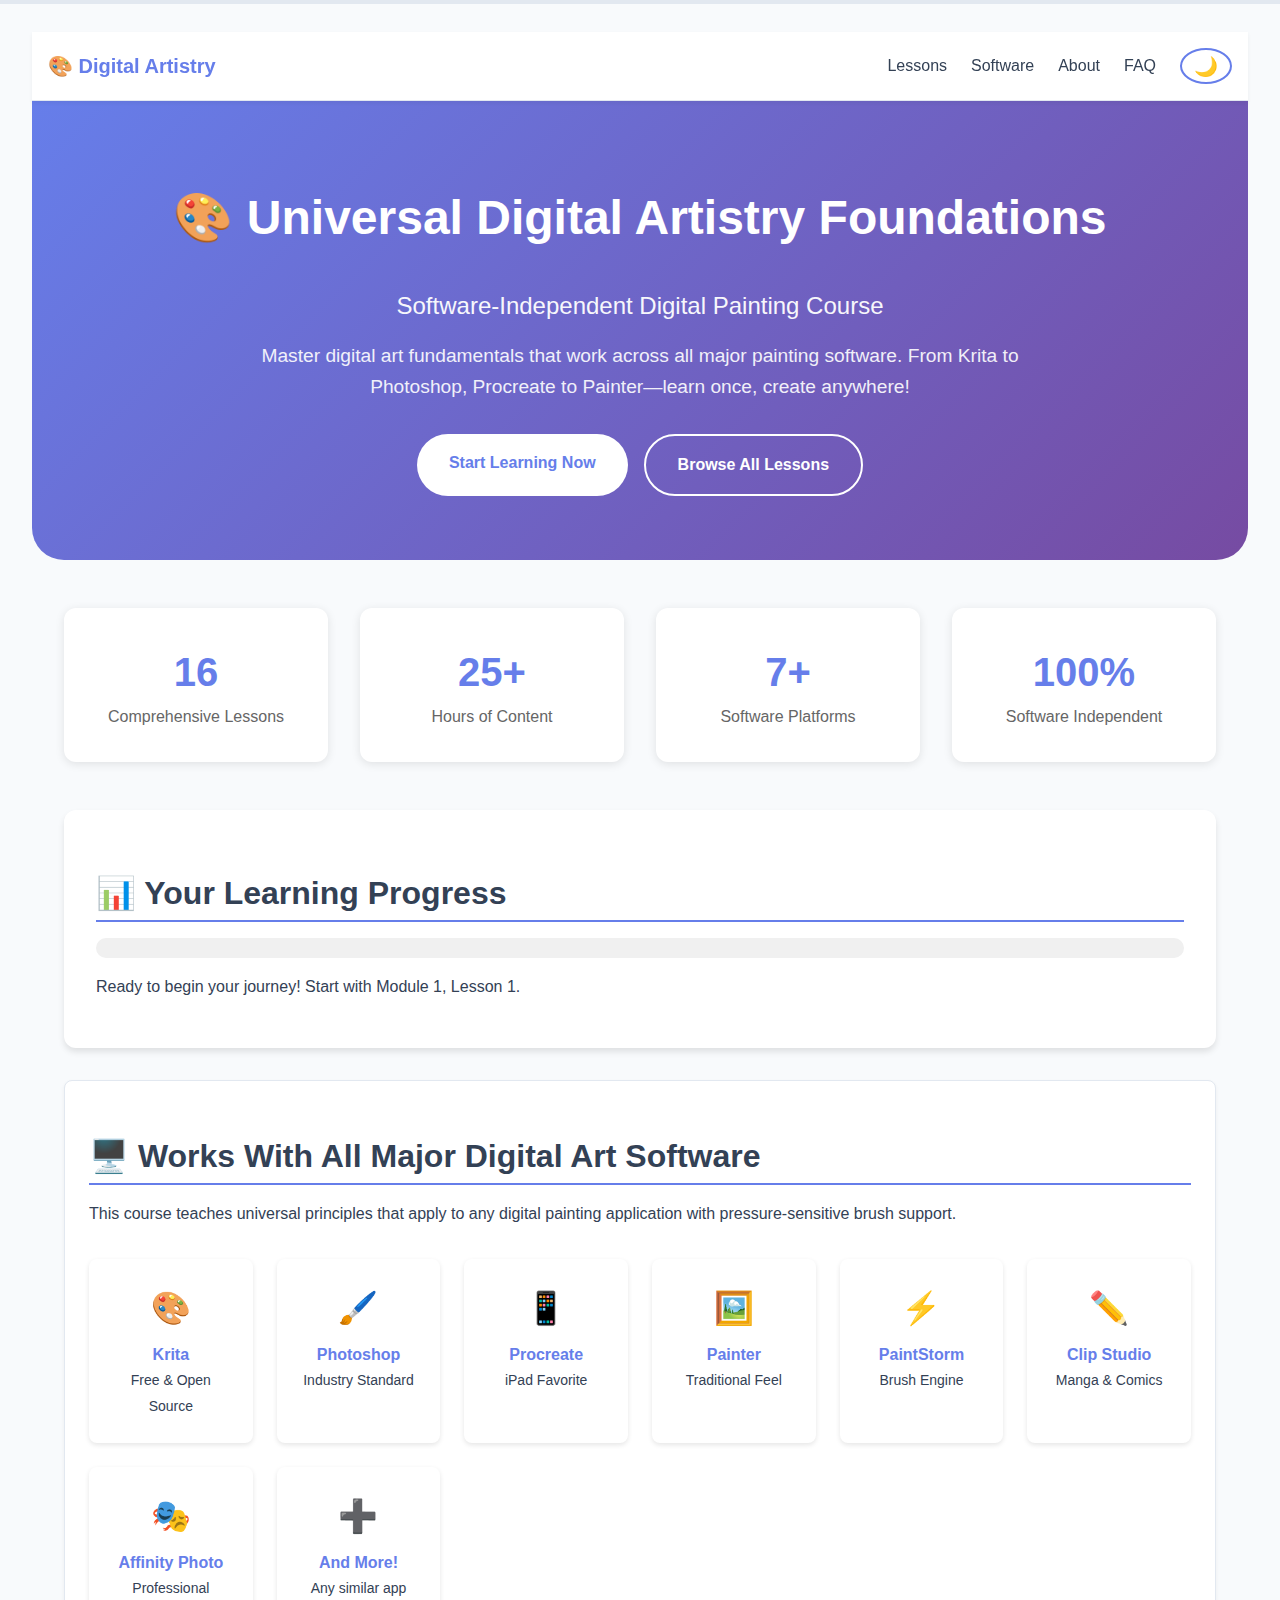
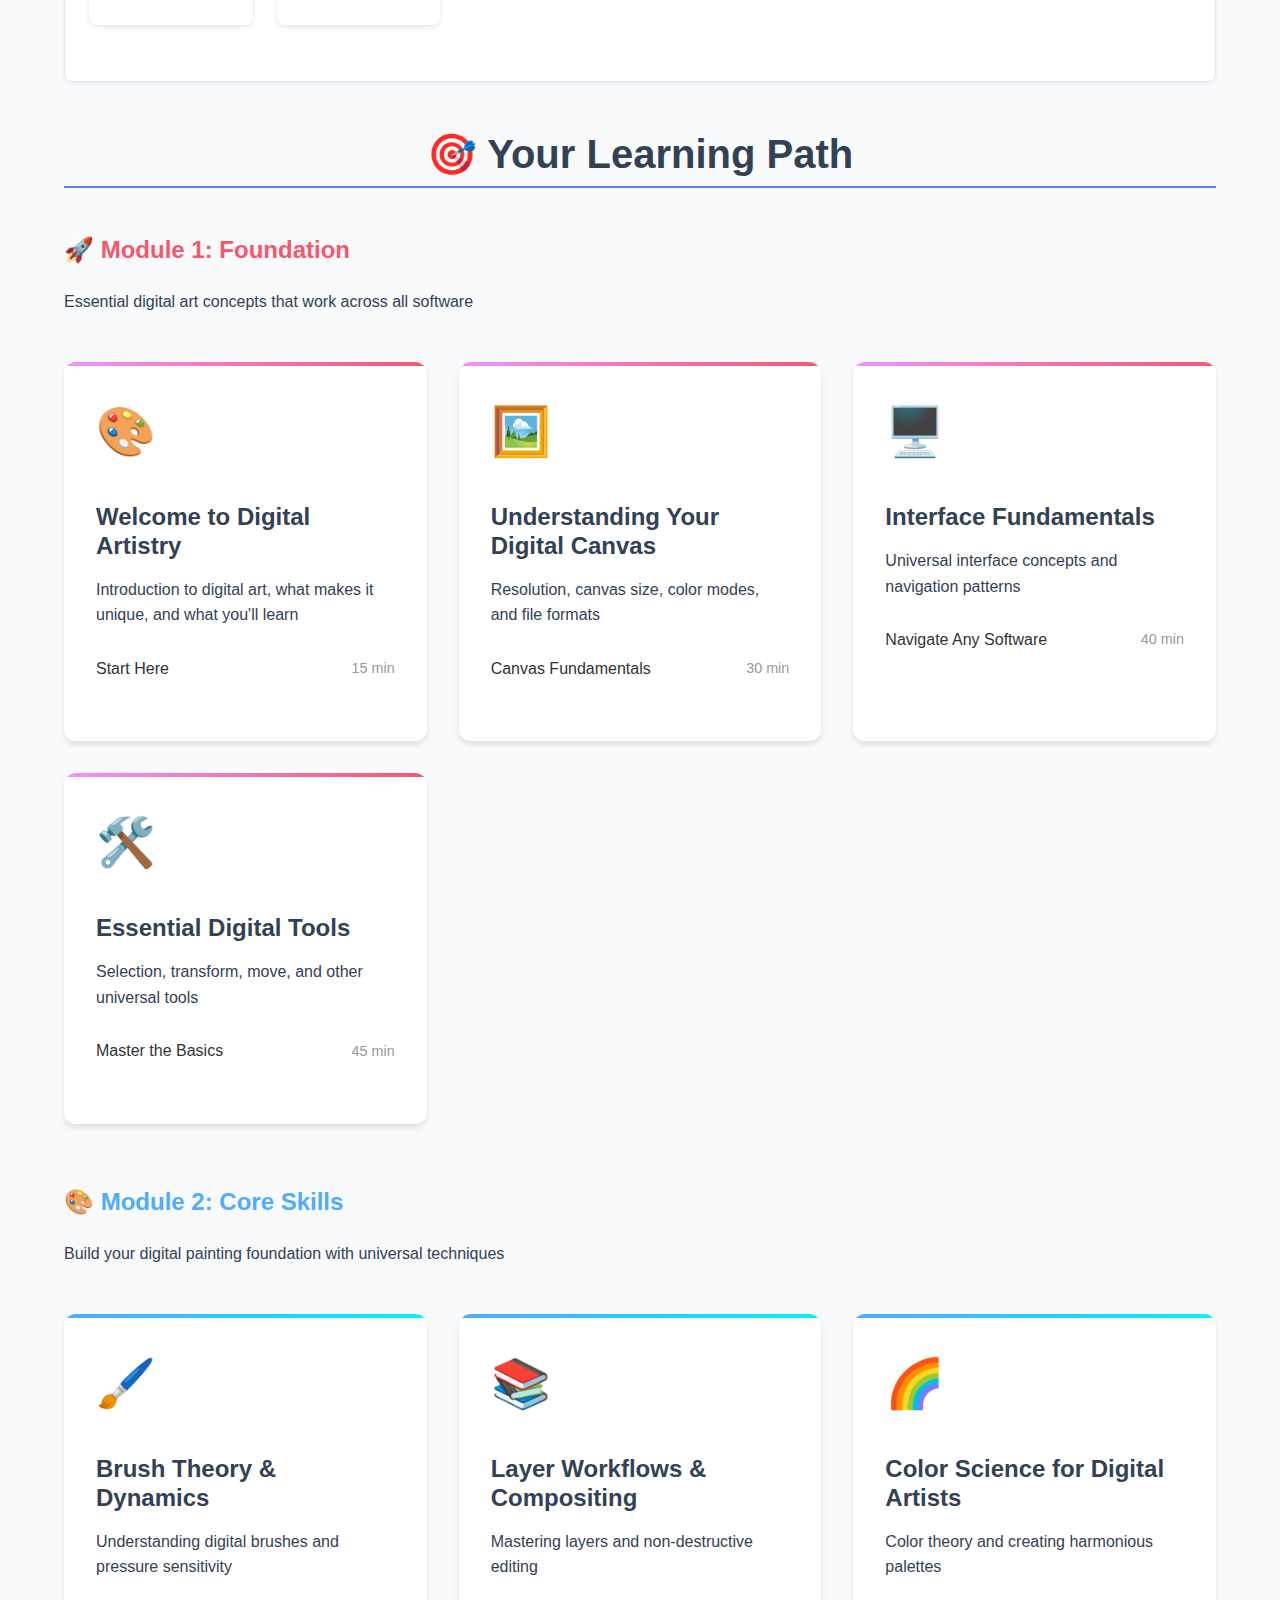
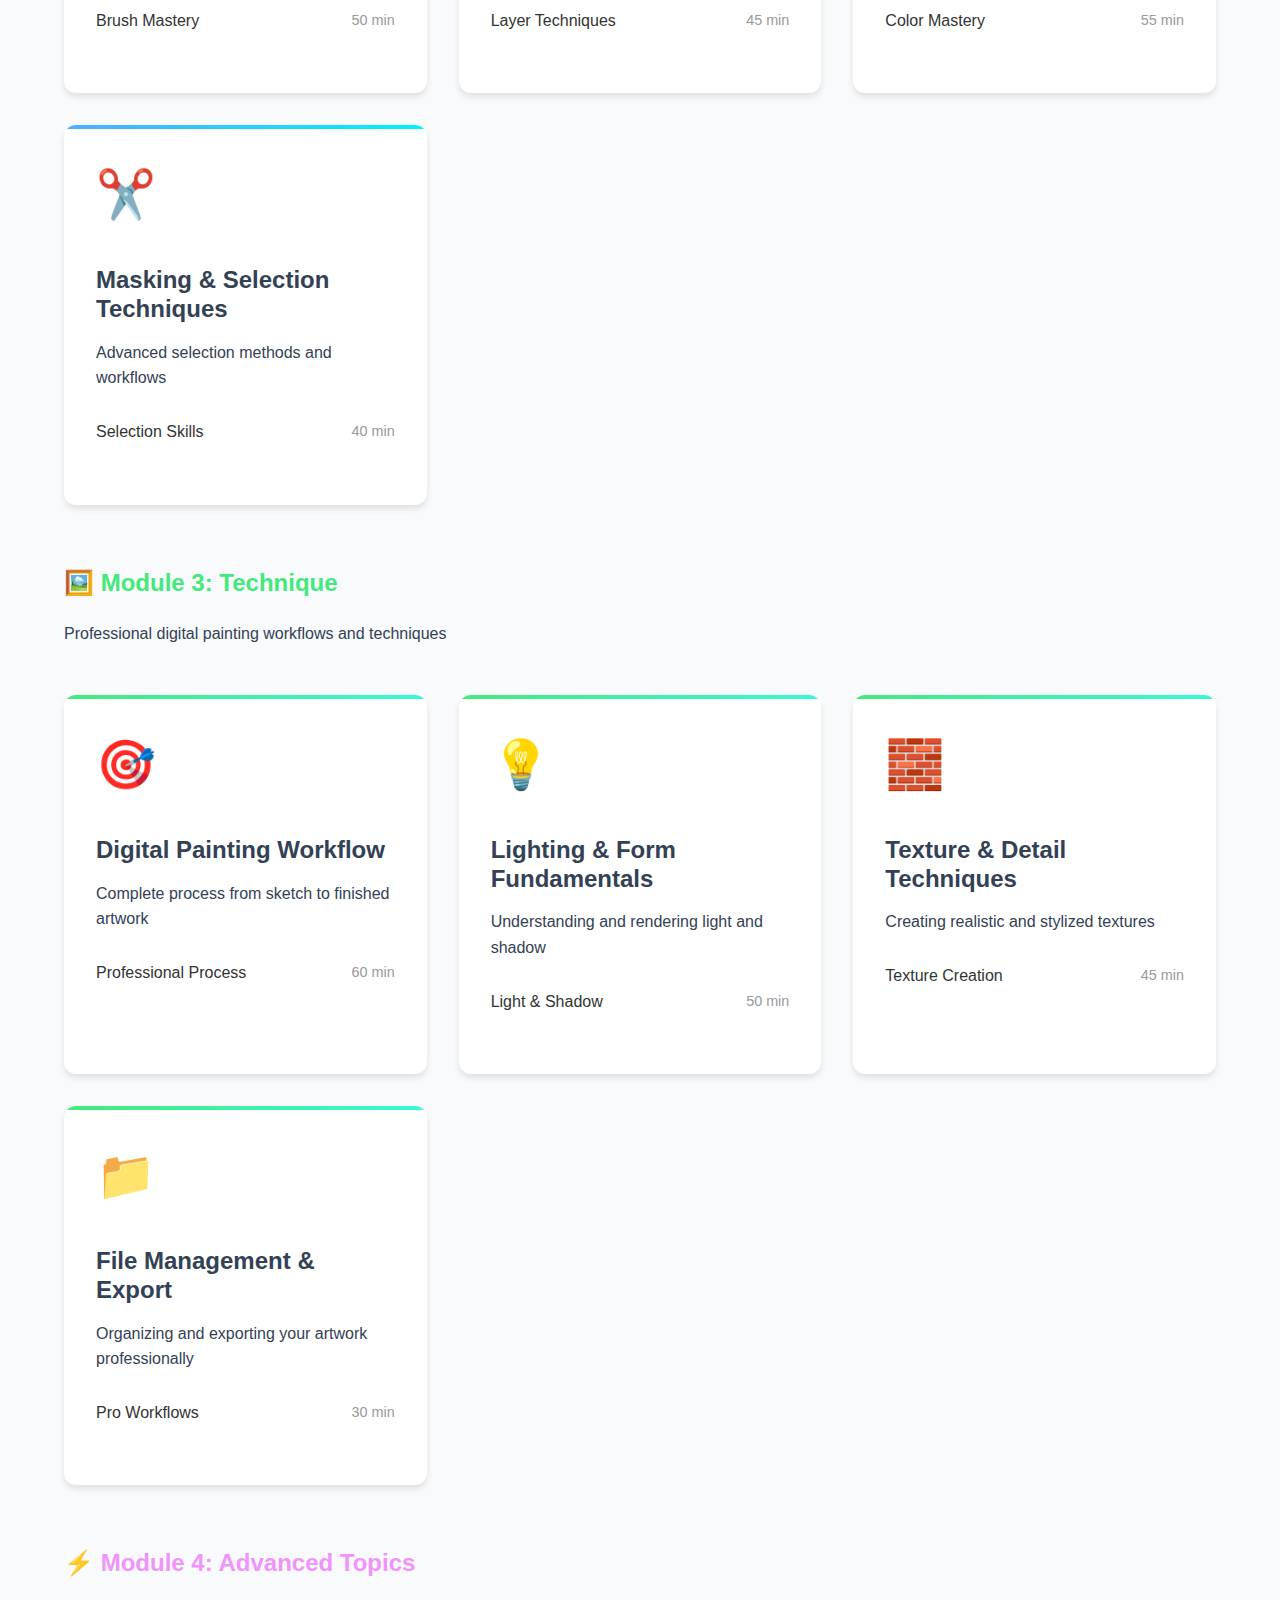
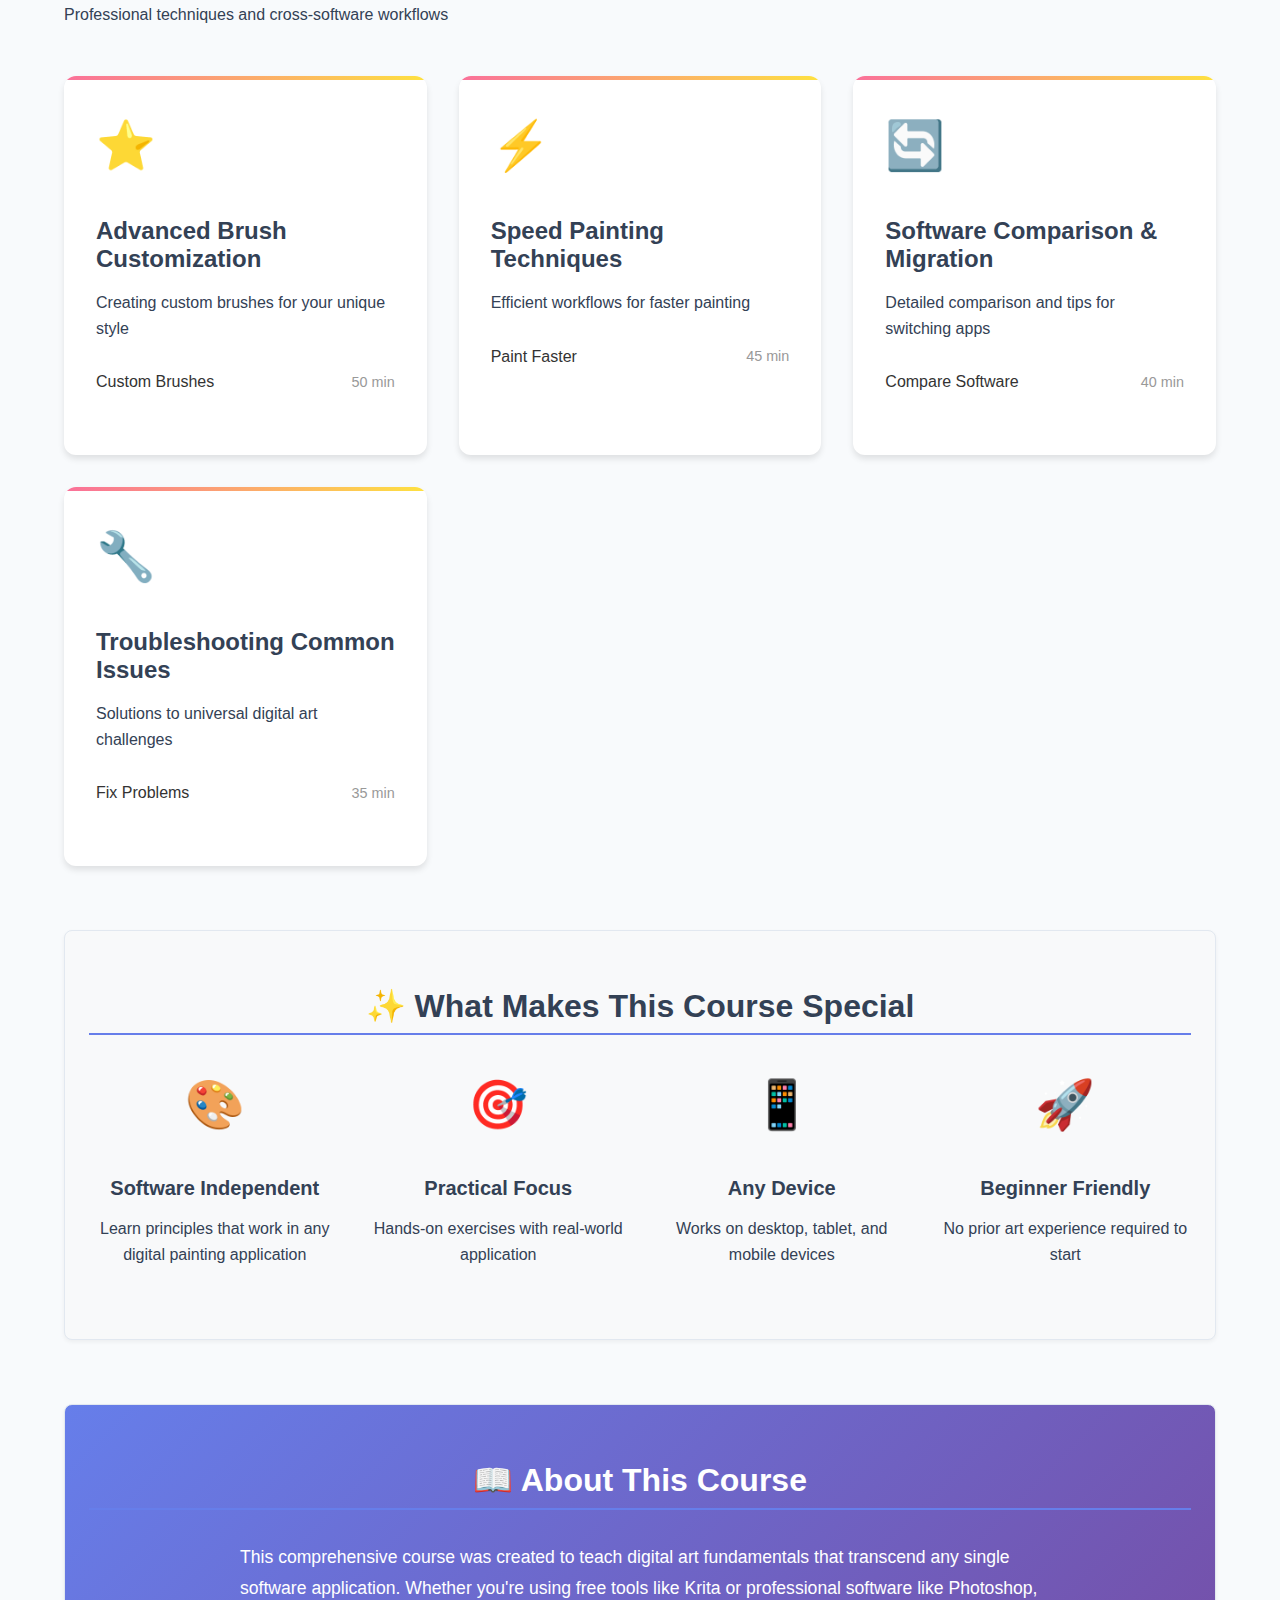
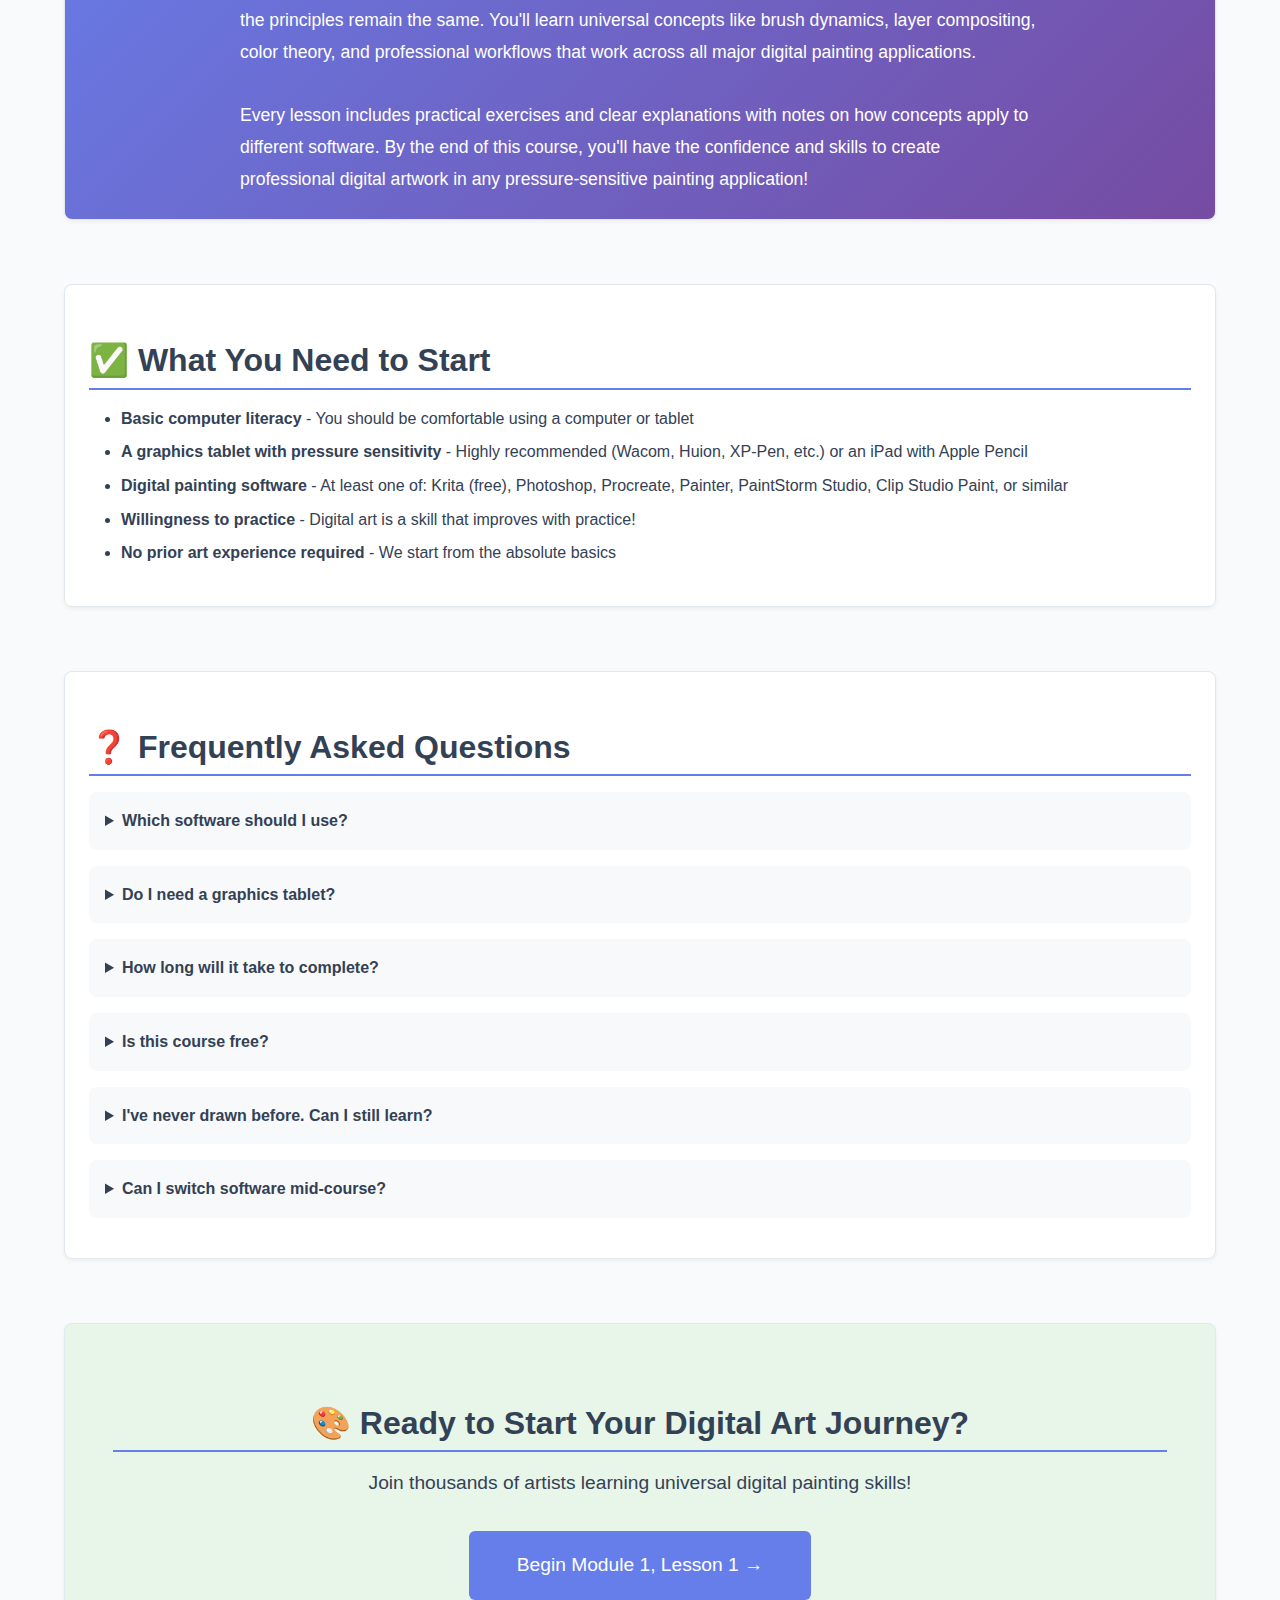
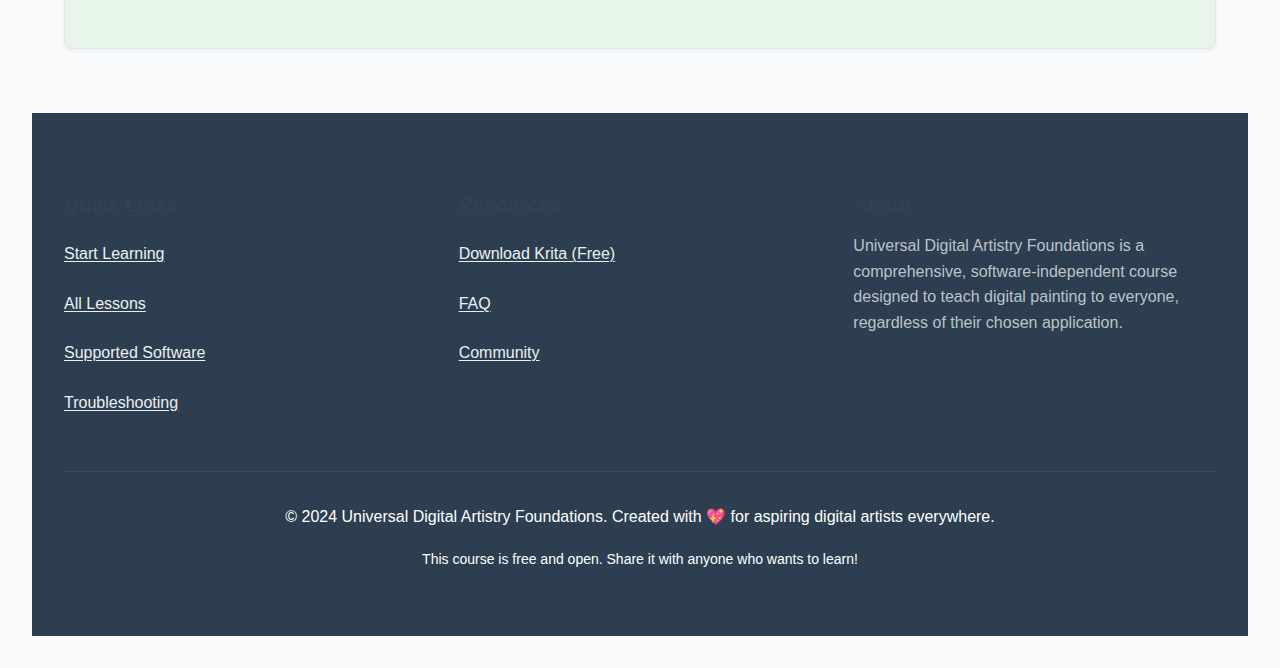
<file: index.html>
<!DOCTYPE html>
<html lang="en">
<head>
    <meta charset="UTF-8">
    <meta name="viewport" content="width=device-width, initial-scale=1.0">
    <meta name="description" content="Learn digital art with this comprehensive software-independent course. Master techniques that work in Krita, Photoshop, Procreate, Painter, and all major digital painting applications.">
    <meta name="keywords" content="digital art, digital painting, krita, photoshop, procreate, painter, brush techniques, color theory, software independent">
    <meta name="author" content="Digital Artistry Course">
    <title>Universal Digital Artistry Foundations - Software-Independent Course</title>
    <link rel="stylesheet" href="styles/main.css">
    <link rel="icon" type="image/png" href="favicon.png">
    <link rel="icon" type="image/x-icon" href="favicon.ico">
    
    <style>
        /* Hero section styles */
        .hero {
            background: linear-gradient(135deg, #667eea 0%, #764ba2 100%);
            color: white;
            padding: 4rem 2rem;
            text-align: center;
            margin-bottom: 3rem;
            border-radius: 0 0 2rem 2rem;
        }
        
        .hero h1 {
            font-size: 3rem;
            margin-bottom: 1rem;
            animation: fadeInUp 0.8s ease-out;
            background: none;
            color: white;
        }
        
        .hero .subtitle {
            font-size: 1.5rem;
            margin-bottom: 1rem;
            opacity: 0.95;
            animation: fadeInUp 0.8s ease-out 0.1s both;
        }
        
        .hero p {
            font-size: 1.2rem;
            max-width: 800px;
            margin: 0 auto 2rem;
            opacity: 0.9;
            animation: fadeInUp 0.8s ease-out 0.2s both;
        }
        
        .cta-buttons {
            display: flex;
            gap: 1rem;
            justify-content: center;
            flex-wrap: wrap;
            animation: fadeInUp 0.8s ease-out 0.4s both;
        }
        
        .cta-button {
            padding: 1rem 2rem;
            background: white;
            color: #667eea;
            text-decoration: none;
            border-radius: 2rem;
            font-weight: bold;
            transition: transform 0.3s, box-shadow 0.3s;
        }
        
        .cta-button:hover {
            transform: translateY(-2px);
            box-shadow: 0 10px 20px rgba(0,0,0,0.2);
        }
        
        .cta-button.secondary {
            background: transparent;
            color: white;
            border: 2px solid white;
        }
        
        /* Module cards */
        .modules-grid {
            display: grid;
            grid-template-columns: repeat(auto-fit, minmax(300px, 1fr));
            gap: 2rem;
            margin: 3rem 0;
        }
        
        .module-card {
            background: white;
            border-radius: 12px;
            padding: 2rem;
            box-shadow: 0 4px 6px rgba(0,0,0,0.1);
            transition: transform 0.3s, box-shadow 0.3s;
            position: relative;
            overflow: hidden;
        }
        
        .module-card:hover {
            transform: translateY(-5px);
            box-shadow: 0 10px 30px rgba(0,0,0,0.15);
        }
        
        .module-card::before {
            content: '';
            position: absolute;
            top: 0;
            left: 0;
            right: 0;
            height: 4px;
        }
        
        .module-card.foundation::before {
            background: linear-gradient(90deg, #f093fb, #f5576c);
        }
        
        .module-card.core::before {
            background: linear-gradient(90deg, #4facfe, #00f2fe);
        }
        
        .module-card.technique::before {
            background: linear-gradient(90deg, #43e97b, #38f9d7);
        }
        
        .module-card.advanced::before {
            background: linear-gradient(90deg, #fa709a, #fee140);
        }
        
        .module-icon {
            font-size: 3rem;
            margin-bottom: 1rem;
        }
        
        .lesson-list {
            list-style: none;
            padding: 0;
            margin: 1rem 0;
        }
        
        .lesson-list li {
            padding: 0.75rem 0;
            border-bottom: 1px solid #eee;
        }
        
        .lesson-list li:last-child {
            border-bottom: none;
        }
        
        .lesson-list a {
            text-decoration: none;
            color: #333;
            display: flex;
            align-items: center;
            transition: color 0.3s;
        }
        
        .lesson-list a:hover {
            color: #667eea;
        }
        
        .lesson-duration {
            margin-left: auto;
            color: #999;
            font-size: 0.9rem;
        }
        
        /* Stats section */
        .stats {
            display: grid;
            grid-template-columns: repeat(auto-fit, minmax(200px, 1fr));
            gap: 2rem;
            margin: 3rem 0;
            text-align: center;
        }
        
        .stat-card {
            background: white;
            padding: 2rem;
            border-radius: 12px;
            box-shadow: 0 2px 10px rgba(0,0,0,0.1);
        }
        
        .stat-number {
            font-size: 2.5rem;
            font-weight: bold;
            color: #667eea;
            display: block;
        }
        
        .stat-label {
            color: #666;
            margin-top: 0.5rem;
        }
        
        /* Software logos section */
        .software-grid {
            display: grid;
            grid-template-columns: repeat(auto-fit, minmax(150px, 1fr));
            gap: 1.5rem;
            margin: 2rem 0;
        }
        
        .software-item {
            background: white;
            padding: 1.5rem;
            border-radius: 8px;
            box-shadow: 0 2px 5px rgba(0,0,0,0.1);
            text-align: center;
            transition: transform 0.3s;
        }
        
        .software-item:hover {
            transform: translateY(-3px);
            box-shadow: 0 5px 15px rgba(0,0,0,0.15);
        }
        
        .software-item strong {
            display: block;
            margin-top: 0.5rem;
            color: #667eea;
        }
        
        /* Animation */
        @keyframes fadeInUp {
            from {
                opacity: 0;
                transform: translateY(20px);
            }
            to {
                opacity: 1;
                transform: translateY(0);
            }
        }
        
        /* Progress tracker */
        .progress-tracker {
            background: white;
            padding: 2rem;
            border-radius: 12px;
            box-shadow: 0 4px 6px rgba(0,0,0,0.1);
            margin: 2rem 0;
        }
        
        .progress-bar-container {
            background: #f0f0f0;
            height: 20px;
            border-radius: 10px;
            overflow: hidden;
            margin: 1rem 0;
        }
        
        .progress-bar-fill {
            height: 100%;
            background: linear-gradient(90deg, #667eea, #764ba2);
            width: 0%;
            transition: width 0.5s ease;
        }
        
        /* Features grid */
        .features-grid {
            display: grid;
            grid-template-columns: repeat(auto-fit, minmax(250px, 1fr));
            gap: 2rem;
            margin: 2rem 0;
        }
        
        .feature-card {
            text-align: center;
        }
        
        .feature-icon {
            font-size: 3rem;
            margin-bottom: 1rem;
        }
        
        /* Responsive */
        @media (max-width: 768px) {
            .hero h1 {
                font-size: 2rem;
            }
            
            .hero .subtitle {
                font-size: 1.2rem;
            }
            
            .hero p {
                font-size: 1rem;
            }
            
            .modules-grid {
                grid-template-columns: 1fr;
            }
        }
    </style>
</head>
<body>
    <!-- Skip to main content for accessibility -->
    <a href="#main-content" class="skip-to-main">Skip to main content</a>
    
    <!-- Progress indicator -->
    <div class="progress-indicator" role="progressbar" aria-label="Page scroll progress">
        <div class="progress-bar"></div>
    </div>

    <!-- Navigation -->
    <nav>
        <div class="nav-container">
            <a href="index.html" class="nav-logo">🎨 Digital Artistry</a>
            <button id="mobile-menu-toggle" class="mobile-menu-toggle" aria-expanded="false" aria-controls="nav-links">
                ☰
            </button>
            <div class="nav-links" id="nav-links" aria-hidden="false">
                <a href="#modules">Lessons</a>
                <a href="#software">Software</a>
                <a href="#about">About</a>
                <a href="#faq">FAQ</a>
                <button id="theme-toggle" aria-label="Toggle theme">🌙</button>
            </div>
        </div>
    </nav>

    <!-- Hero Section -->
    <section class="hero">
        <h1>🎨 Universal Digital Artistry Foundations</h1>
        <p class="subtitle">Software-Independent Digital Painting Course</p>
        <p>Master digital art fundamentals that work across all major painting software. From Krita to Photoshop, Procreate to Painter—learn once, create anywhere!</p>
        <div class="cta-buttons">
            <a href="welcome_digital_art.html" class="cta-button">Start Learning Now</a>
            <a href="#modules" class="cta-button secondary">Browse All Lessons</a>
        </div>
    </section>

    <!-- Main Content -->
    <main id="main-content">
        <div class="container">
            <!-- Stats Section -->
            <div class="stats">
                <div class="stat-card">
                    <span class="stat-number">16</span>
                    <span class="stat-label">Comprehensive Lessons</span>
                </div>
                <div class="stat-card">
                    <span class="stat-number">25+</span>
                    <span class="stat-label">Hours of Content</span>
                </div>
                <div class="stat-card">
                    <span class="stat-number">7+</span>
                    <span class="stat-label">Software Platforms</span>
                </div>
                <div class="stat-card">
                    <span class="stat-number">100%</span>
                    <span class="stat-label">Software Independent</span>
                </div>
            </div>

            <!-- Progress Tracker -->
            <div class="progress-tracker" id="progress-tracker">
                <h2>📊 Your Learning Progress</h2>
                <div class="progress-bar-container">
                    <div class="progress-bar-fill" id="progress-bar"></div>
                </div>
                <p id="progress-text">Ready to begin your journey! Start with Module 1, Lesson 1.</p>
            </div>

            <!-- Software Section -->
            <section id="software" class="card">
                <h2>🖥️ Works With All Major Digital Art Software</h2>
                <p>This course teaches universal principles that apply to any digital painting application with pressure-sensitive brush support.</p>
                
                <div class="software-grid">
                    <div class="software-item">
                        <div style="font-size: 2rem;">🎨</div>
                        <strong>Krita</strong>
                        <small>Free & Open Source</small>
                    </div>
                    <div class="software-item">
                        <div style="font-size: 2rem;">🖌️</div>
                        <strong>Photoshop</strong>
                        <small>Industry Standard</small>
                    </div>
                    <div class="software-item">
                        <div style="font-size: 2rem;">📱</div>
                        <strong>Procreate</strong>
                        <small>iPad Favorite</small>
                    </div>
                    <div class="software-item">
                        <div style="font-size: 2rem;">🖼️</div>
                        <strong>Painter</strong>
                        <small>Traditional Feel</small>
                    </div>
                    <div class="software-item">
                        <div style="font-size: 2rem;">⚡</div>
                        <strong>PaintStorm</strong>
                        <small>Brush Engine</small>
                    </div>
                    <div class="software-item">
                        <div style="font-size: 2rem;">✏️</div>
                        <strong>Clip Studio</strong>
                        <small>Manga & Comics</small>
                    </div>
                    <div class="software-item">
                        <div style="font-size: 2rem;">🎭</div>
                        <strong>Affinity Photo</strong>
                        <small>Professional</small>
                    </div>
                    <div class="software-item">
                        <div style="font-size: 2rem;">➕</div>
                        <strong>And More!</strong>
                        <small>Any similar app</small>
                    </div>
                </div>
            </section>

            <!-- Learning Path Section -->
            <section id="modules">
                <h2 style="text-align: center; font-size: 2.5rem; margin: 3rem 0;">🎯 Your Learning Path</h2>
                
                <!-- Module 1: Foundation -->
                <div class="module-section">
                    <h3 style="color: #f5576c; margin-bottom: 1.5rem;">🚀 Module 1: Foundation</h3>
                    <p style="margin-bottom: 2rem;">Essential digital art concepts that work across all software</p>
                    
                    <div class="modules-grid">
                        <div class="module-card foundation">
                            <div class="module-icon">🎨</div>
                            <h3>Welcome to Digital Artistry</h3>
                            <p>Introduction to digital art, what makes it unique, and what you'll learn</p>
                            <ul class="lesson-list">
                                <li>
                                    <a href="welcome_digital_art.html">
                                        Start Here
                                        <span class="lesson-duration">15 min</span>
                                    </a>
                                </li>
                            </ul>
                        </div>

                        <div class="module-card foundation">
                            <div class="module-icon">🖼️</div>
                            <h3>Understanding Your Digital Canvas</h3>
                            <p>Resolution, canvas size, color modes, and file formats</p>
                            <ul class="lesson-list">
                                <li>
                                    <a href="digital_canvas_basics.html">
                                        Canvas Fundamentals
                                        <span class="lesson-duration">30 min</span>
                                    </a>
                                </li>
                            </ul>
                        </div>

                        <div class="module-card foundation">
                            <div class="module-icon">🖥️</div>
                            <h3>Interface Fundamentals</h3>
                            <p>Universal interface concepts and navigation patterns</p>
                            <ul class="lesson-list">
                                <li>
                                    <a href="interface_fundamentals.html">
                                        Navigate Any Software
                                        <span class="lesson-duration">40 min</span>
                                    </a>
                                </li>
                            </ul>
                        </div>

                        <div class="module-card foundation">
                            <div class="module-icon">🛠️</div>
                            <h3>Essential Digital Tools</h3>
                            <p>Selection, transform, move, and other universal tools</p>
                            <ul class="lesson-list">
                                <li>
                                    <a href="essential_digital_tools.html">
                                        Master the Basics
                                        <span class="lesson-duration">45 min</span>
                                    </a>
                                </li>
                            </ul>
                        </div>
                    </div>
                </div>

                <!-- Module 2: Core Skills -->
                <div class="module-section" style="margin-top: 4rem;">
                    <h3 style="color: #4facfe; margin-bottom: 1.5rem;">🎨 Module 2: Core Skills</h3>
                    <p style="margin-bottom: 2rem;">Build your digital painting foundation with universal techniques</p>
                    
                    <div class="modules-grid">
                        <div class="module-card core">
                            <div class="module-icon">🖌️</div>
                            <h3>Brush Theory & Dynamics</h3>
                            <p>Understanding digital brushes and pressure sensitivity</p>
                            <ul class="lesson-list">
                                <li>
                                    <a href="brush_theory.html">
                                        Brush Mastery
                                        <span class="lesson-duration">50 min</span>
                                    </a>
                                </li>
                            </ul>
                        </div>

                        <div class="module-card core">
                            <div class="module-icon">📚</div>
                            <h3>Layer Workflows & Compositing</h3>
                            <p>Mastering layers and non-destructive editing</p>
                            <ul class="lesson-list">
                                <li>
                                    <a href="layer_workflows.html">
                                        Layer Techniques
                                        <span class="lesson-duration">45 min</span>
                                    </a>
                                </li>
                            </ul>
                        </div>

                        <div class="module-card core">
                            <div class="module-icon">🌈</div>
                            <h3>Color Science for Digital Artists</h3>
                            <p>Color theory and creating harmonious palettes</p>
                            <ul class="lesson-list">
                                <li>
                                    <a href="color_science.html">
                                        Color Mastery
                                        <span class="lesson-duration">55 min</span>
                                    </a>
                                </li>
                            </ul>
                        </div>

                        <div class="module-card core">
                            <div class="module-icon">✂️</div>
                            <h3>Masking & Selection Techniques</h3>
                            <p>Advanced selection methods and workflows</p>
                            <ul class="lesson-list">
                                <li>
                                    <a href="masking_selection.html">
                                        Selection Skills
                                        <span class="lesson-duration">40 min</span>
                                    </a>
                                </li>
                            </ul>
                        </div>
                    </div>
                </div>

                <!-- Module 3: Technique -->
                <div class="module-section" style="margin-top: 4rem;">
                    <h3 style="color: #43e97b; margin-bottom: 1.5rem;">🖼️ Module 3: Technique</h3>
                    <p style="margin-bottom: 2rem;">Professional digital painting workflows and techniques</p>
                    
                    <div class="modules-grid">
                        <div class="module-card technique">
                            <div class="module-icon">🎯</div>
                            <h3>Digital Painting Workflow</h3>
                            <p>Complete process from sketch to finished artwork</p>
                            <ul class="lesson-list">
                                <li>
                                    <a href="painting_workflow.html">
                                        Professional Process
                                        <span class="lesson-duration">60 min</span>
                                    </a>
                                </li>
                            </ul>
                        </div>

                        <div class="module-card technique">
                            <div class="module-icon">💡</div>
                            <h3>Lighting & Form Fundamentals</h3>
                            <p>Understanding and rendering light and shadow</p>
                            <ul class="lesson-list">
                                <li>
                                    <a href="lighting_form.html">
                                        Light & Shadow
                                        <span class="lesson-duration">50 min</span>
                                    </a>
                                </li>
                            </ul>
                        </div>

                        <div class="module-card technique">
                            <div class="module-icon">🧱</div>
                            <h3>Texture & Detail Techniques</h3>
                            <p>Creating realistic and stylized textures</p>
                            <ul class="lesson-list">
                                <li>
                                    <a href="texture_detail.html">
                                        Texture Creation
                                        <span class="lesson-duration">45 min</span>
                                    </a>
                                </li>
                            </ul>
                        </div>

                        <div class="module-card technique">
                            <div class="module-icon">📁</div>
                            <h3>File Management & Export</h3>
                            <p>Organizing and exporting your artwork professionally</p>
                            <ul class="lesson-list">
                                <li>
                                    <a href="file_management.html">
                                        Pro Workflows
                                        <span class="lesson-duration">30 min</span>
                                    </a>
                                </li>
                            </ul>
                        </div>
                    </div>
                </div>

                <!-- Module 4: Advanced Topics -->
                <div class="module-section" style="margin-top: 4rem;">
                    <h3 style="color: #f093fb; margin-bottom: 1.5rem;">⚡ Module 4: Advanced Topics</h3>
                    <p style="margin-bottom: 2rem;">Professional techniques and cross-software workflows</p>
                    
                    <div class="modules-grid">
                        <div class="module-card advanced">
                            <div class="module-icon">⭐</div>
                            <h3>Advanced Brush Customization</h3>
                            <p>Creating custom brushes for your unique style</p>
                            <ul class="lesson-list">
                                <li>
                                    <a href="advanced_brushes.html">
                                        Custom Brushes
                                        <span class="lesson-duration">50 min</span>
                                    </a>
                                </li>
                            </ul>
                        </div>

                        <div class="module-card advanced">
                            <div class="module-icon">⚡</div>
                            <h3>Speed Painting Techniques</h3>
                            <p>Efficient workflows for faster painting</p>
                            <ul class="lesson-list">
                                <li>
                                    <a href="speed_painting.html">
                                        Paint Faster
                                        <span class="lesson-duration">45 min</span>
                                    </a>
                                </li>
                            </ul>
                        </div>

                        <div class="module-card advanced">
                            <div class="module-icon">🔄</div>
                            <h3>Software Comparison & Migration</h3>
                            <p>Detailed comparison and tips for switching apps</p>
                            <ul class="lesson-list">
                                <li>
                                    <a href="software_comparison.html">
                                        Compare Software
                                        <span class="lesson-duration">40 min</span>
                                    </a>
                                </li>
                            </ul>
                        </div>

                        <div class="module-card advanced">
                            <div class="module-icon">🔧</div>
                            <h3>Troubleshooting Common Issues</h3>
                            <p>Solutions to universal digital art challenges</p>
                            <ul class="lesson-list">
                                <li>
                                    <a href="troubleshooting.html">
                                        Fix Problems
                                        <span class="lesson-duration">35 min</span>
                                    </a>
                                </li>
                            </ul>
                        </div>
                    </div>
                </div>
            </section>

            <!-- Features Section -->
            <section class="card" style="background: #f8f9fa; margin-top: 4rem;">
                <h2 style="text-align: center; margin-bottom: 2rem;">✨ What Makes This Course Special</h2>
                <div class="features-grid">
                    <div class="feature-card">
                        <div class="feature-icon">🎨</div>
                        <h4>Software Independent</h4>
                        <p>Learn principles that work in any digital painting application</p>
                    </div>
                    <div class="feature-card">
                        <div class="feature-icon">🎯</div>
                        <h4>Practical Focus</h4>
                        <p>Hands-on exercises with real-world application</p>
                    </div>
                    <div class="feature-card">
                        <div class="feature-icon">📱</div>
                        <h4>Any Device</h4>
                        <p>Works on desktop, tablet, and mobile devices</p>
                    </div>
                    <div class="feature-card">
                        <div class="feature-icon">🚀</div>
                        <h4>Beginner Friendly</h4>
                        <p>No prior art experience required to start</p>
                    </div>
                </div>
            </section>

            <!-- About Section -->
            <section id="about" class="card" style="margin-top: 4rem; background: linear-gradient(135deg, #667eea 0%, #764ba2 100%); color: white;">
                <h2 style="text-align: center; margin-bottom: 2rem; color: white;">📖 About This Course</h2>
                <p style="font-size: 1.1rem; line-height: 1.8; max-width: 800px; margin: 0 auto;">
                    This comprehensive course was created to teach digital art fundamentals that transcend any single software application. Whether you're using free tools like Krita or professional software like Photoshop, the principles remain the same. You'll learn universal concepts like brush dynamics, layer compositing, color theory, and professional workflows that work across all major digital painting applications.
                </p>
                <p style="font-size: 1.1rem; line-height: 1.8; max-width: 800px; margin: 2rem auto 0;">
                    Every lesson includes practical exercises and clear explanations with notes on how concepts apply to different software. By the end of this course, you'll have the confidence and skills to create professional digital artwork in any pressure-sensitive painting application!
                </p>
            </section>

            <!-- Prerequisites Section -->
            <section class="card" style="margin-top: 4rem;">
                <h2>✅ What You Need to Start</h2>
                <ul>
                    <li><strong>Basic computer literacy</strong> - You should be comfortable using a computer or tablet</li>
                    <li><strong>A graphics tablet with pressure sensitivity</strong> - Highly recommended (Wacom, Huion, XP-Pen, etc.) or an iPad with Apple Pencil</li>
                    <li><strong>Digital painting software</strong> - At least one of: Krita (free), Photoshop, Procreate, Painter, PaintStorm Studio, Clip Studio Paint, or similar</li>
                    <li><strong>Willingness to practice</strong> - Digital art is a skill that improves with practice!</li>
                    <li><strong>No prior art experience required</strong> - We start from the absolute basics</li>
                </ul>
            </section>

            <!-- FAQ Section -->
            <section id="faq" class="card" style="margin-top: 4rem;">
                <h2>❓ Frequently Asked Questions</h2>
                
                <details style="margin: 1rem 0; padding: 1rem; background: #f8f9fa; border-radius: 8px;">
                    <summary style="cursor: pointer; font-weight: bold;">Which software should I use?</summary>
                    <p style="margin-top: 1rem;">Any digital painting software with pressure-sensitive brush support will work! We recommend starting with <strong>Krita</strong> (it's free and powerful) if you're just beginning. The course explains concepts that apply to all major applications.</p>
                </details>
                
                <details style="margin: 1rem 0; padding: 1rem; background: #f8f9fa; border-radius: 8px;">
                    <summary style="cursor: pointer; font-weight: bold;">Do I need a graphics tablet?</summary>
                    <p style="margin-top: 1rem;">While technically possible with a mouse, <strong>a pressure-sensitive tablet or stylus is highly recommended</strong> for digital painting. Even entry-level tablets (like Wacom One or Huion H610) make a huge difference. iPad with Apple Pencil is also excellent.</p>
                </details>
                
                <details style="margin: 1rem 0; padding: 1rem; background: #f8f9fa; border-radius: 8px;">
                    <summary style="cursor: pointer; font-weight: bold;">How long will it take to complete?</summary>
                    <p style="margin-top: 1rem;">The course contains approximately <strong>25+ hours of content</strong>. Most students complete it in 4-8 weeks depending on their pace and practice time. You can go faster or slower based on your schedule!</p>
                </details>
                
                <details style="margin: 1rem 0; padding: 1rem; background: #f8f9fa; border-radius: 8px;">
                    <summary style="cursor: pointer; font-weight: bold;">Is this course free?</summary>
                    <p style="margin-top: 1rem;">Yes! This entire course is <strong>completely free</strong>. We believe quality digital art education should be accessible to everyone.</p>
                </details>
                
                <details style="margin: 1rem 0; padding: 1rem; background: #f8f9fa; border-radius: 8px;">
                    <summary style="cursor: pointer; font-weight: bold;">I've never drawn before. Can I still learn?</summary>
                    <p style="margin-top: 1rem;"><strong>Absolutely!</strong> This course is designed for complete beginners. We start with the fundamentals and build up gradually. Many successful digital artists started with zero traditional art experience.</p>
                </details>
                
                <details style="margin: 1rem 0; padding: 1rem; background: #f8f9fa; border-radius: 8px;">
                    <summary style="cursor: pointer; font-weight: bold;">Can I switch software mid-course?</summary>
                    <p style="margin-top: 1rem;">Yes! Since this course teaches <strong>software-independent principles</strong>, you can switch applications at any time. The concepts translate directly across all platforms.</p>
                </details>
            </section>

            <!-- Call to Action -->
            <section style="text-align: center; margin: 4rem 0;">
                <div class="card" style="background: #e8f5e9; padding: 3rem;">
                    <h2 style="margin-bottom: 1rem;">🎨 Ready to Start Your Digital Art Journey?</h2>
                    <p style="font-size: 1.2rem; margin-bottom: 2rem;">Join thousands of artists learning universal digital painting skills!</p>
                    <a href="welcome_digital_art.html" class="button" style="font-size: 1.2rem; padding: 1.2rem 3rem; text-decoration: none;">
                        Begin Module 1, Lesson 1 →
                    </a>
                </div>
            </section>
        </div>
    </main>

    <!-- Footer -->
    <footer style="background: #2c3e50; color: white; padding: 3rem 0; margin-top: 4rem;">
        <div class="container">
            <div style="display: grid; grid-template-columns: repeat(auto-fit, minmax(250px, 1fr)); gap: 2rem;">
                <div>
                    <h4>Quick Links</h4>
                    <ul style="list-style: none; padding: 0;">
                        <li style="padding: 0.5rem 0;"><a href="welcome_digital_art.html" style="color: #ecf0f1;">Start Learning</a></li>
                        <li style="padding: 0.5rem 0;"><a href="#modules" style="color: #ecf0f1;">All Lessons</a></li>
                        <li style="padding: 0.5rem 0;"><a href="#software" style="color: #ecf0f1;">Supported Software</a></li>
                        <li style="padding: 0.5rem 0;"><a href="troubleshooting.html" style="color: #ecf0f1;">Troubleshooting</a></li>
                    </ul>
                </div>
                <div>
                    <h4>Resources</h4>
                    <ul style="list-style: none; padding: 0;">
                        <li style="padding: 0.5rem 0;"><a href="https://krita.org" target="_blank" style="color: #ecf0f1;">Download Krita (Free)</a></li>
                        <li style="padding: 0.5rem 0;"><a href="#faq" style="color: #ecf0f1;">FAQ</a></li>
                        <li style="padding: 0.5rem 0;"><a href="#" style="color: #ecf0f1;">Community</a></li>
                    </ul>
                </div>
                <div>
                    <h4>About</h4>
                    <p style="line-height: 1.6; color: #bdc3c7;">
                        Universal Digital Artistry Foundations is a comprehensive, software-independent course designed to teach digital painting to everyone, regardless of their chosen application.
                    </p>
                </div>
            </div>
            <div style="text-align: center; margin-top: 2rem; padding-top: 2rem; border-top: 1px solid #34495e;">
                <p>&copy; 2024 Universal Digital Artistry Foundations. Created with 💖 for aspiring digital artists everywhere.</p>
                <p><small>This course is free and open. Share it with anyone who wants to learn!</small></p>
            </div>
        </div>
    </footer>

    <!-- Scripts -->
    <script src="js/clipboard.js"></script>
    <script src="js/course-enhancements.js"></script>
    
    <script>
        // Update progress on page load
        function updateProgress() {
            const lessons = [
                'welcome_digital_art',
                'digital_canvas_basics',
                'interface_fundamentals',
                'essential_digital_tools',
                'brush_theory',
                'layer_workflows',
                'color_science',
                'masking_selection',
                'painting_workflow',
                'lighting_form',
                'texture_detail',
                'file_management',
                'advanced_brushes',
                'speed_painting',
                'software_comparison',
                'troubleshooting'
            ];
            
            let completed = 0;
            let progress = JSON.parse(localStorage.getItem('lessonProgress') || '{}');
            
            lessons.forEach(lesson => {
                if (progress[lesson]?.visited) {
                    completed++;
                }
            });
            
            const percentage = (completed / lessons.length) * 100;
            const progressBar = document.getElementById('progress-bar');
            const progressText = document.getElementById('progress-text');
            
            if (progressBar) {
                progressBar.style.width = `${percentage}%`;
            }
            
            if (progressText) {
                if (completed === 0) {
                    progressText.textContent = 'Ready to begin your journey! Start with Module 1, Lesson 1.';
                } else if (completed === lessons.length) {
                    progressText.textContent = '🎉 Congratulations! You\'ve completed all lessons!';
                } else {
                    progressText.textContent = `${completed} of ${lessons.length} lessons completed (${Math.round(percentage)}%)`;
                }
            }
        }
        
        updateProgress();
    </script>
</body>
</html>
</file>
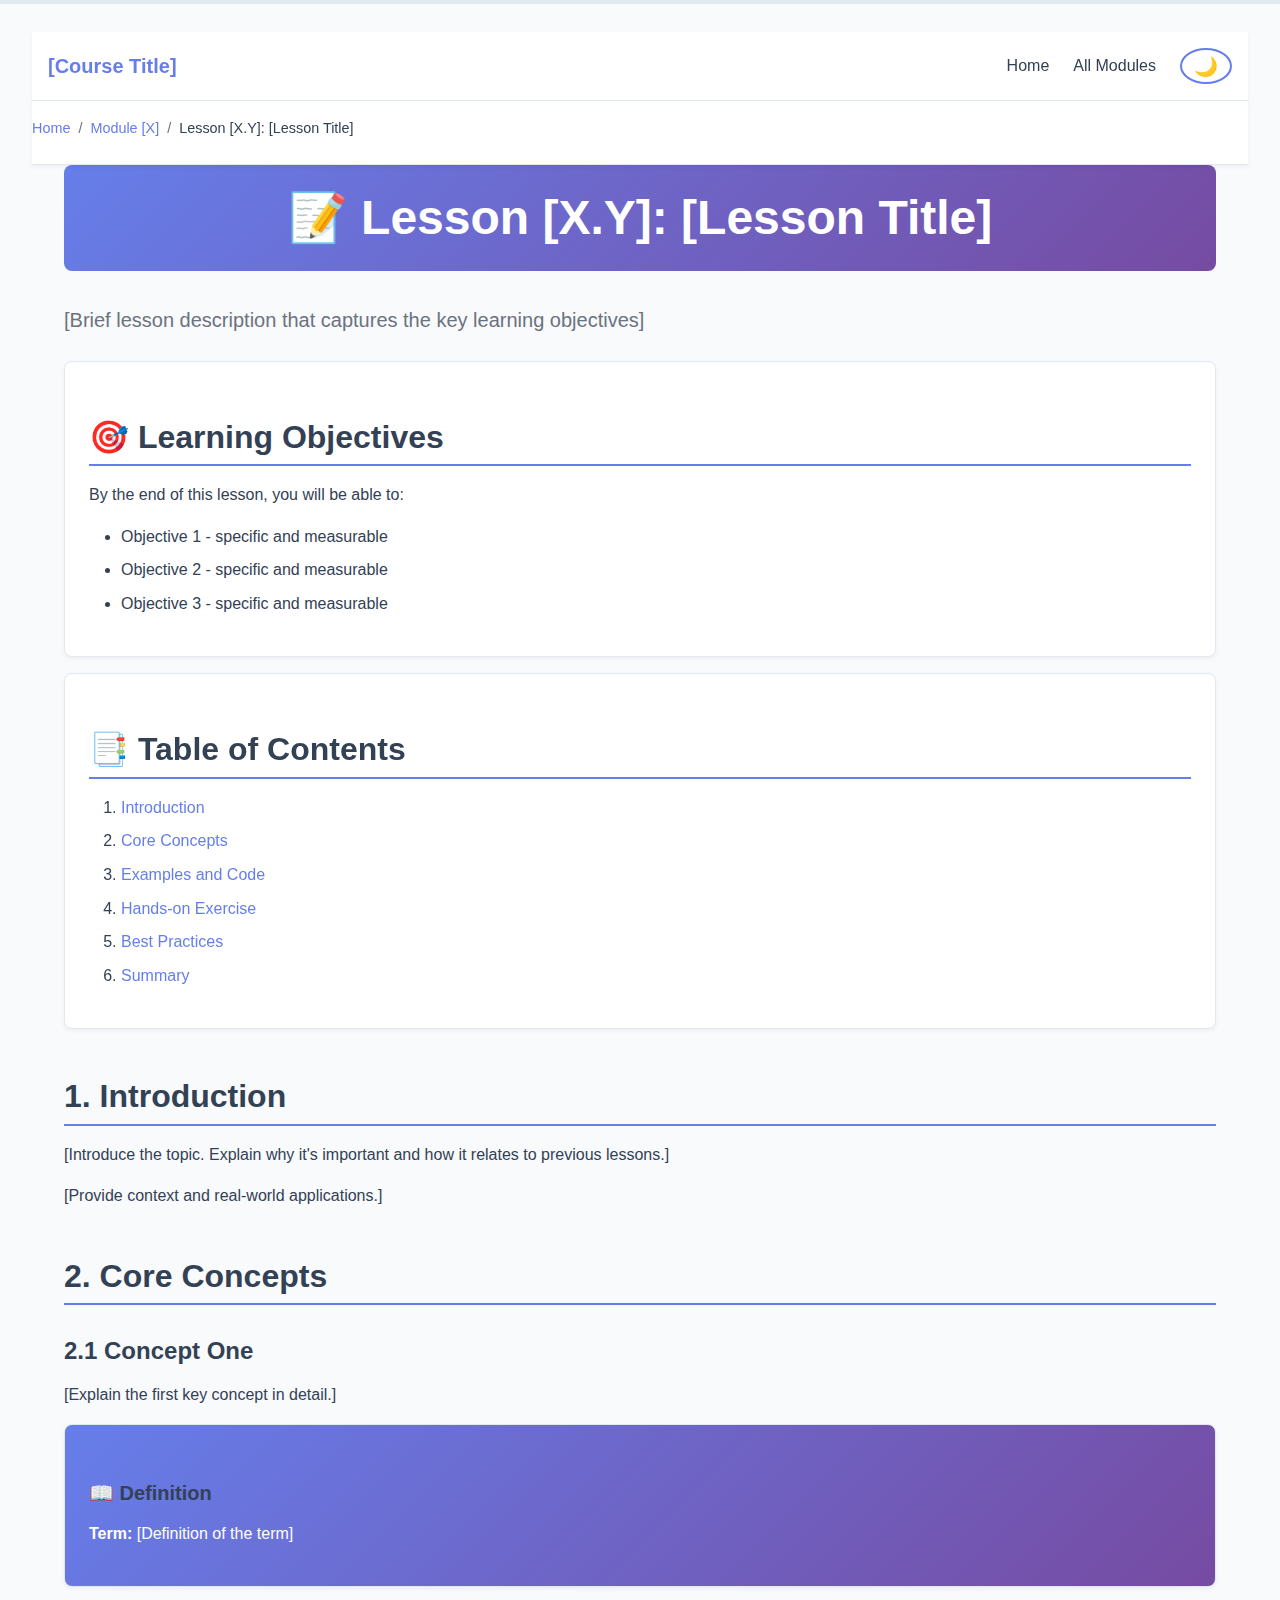
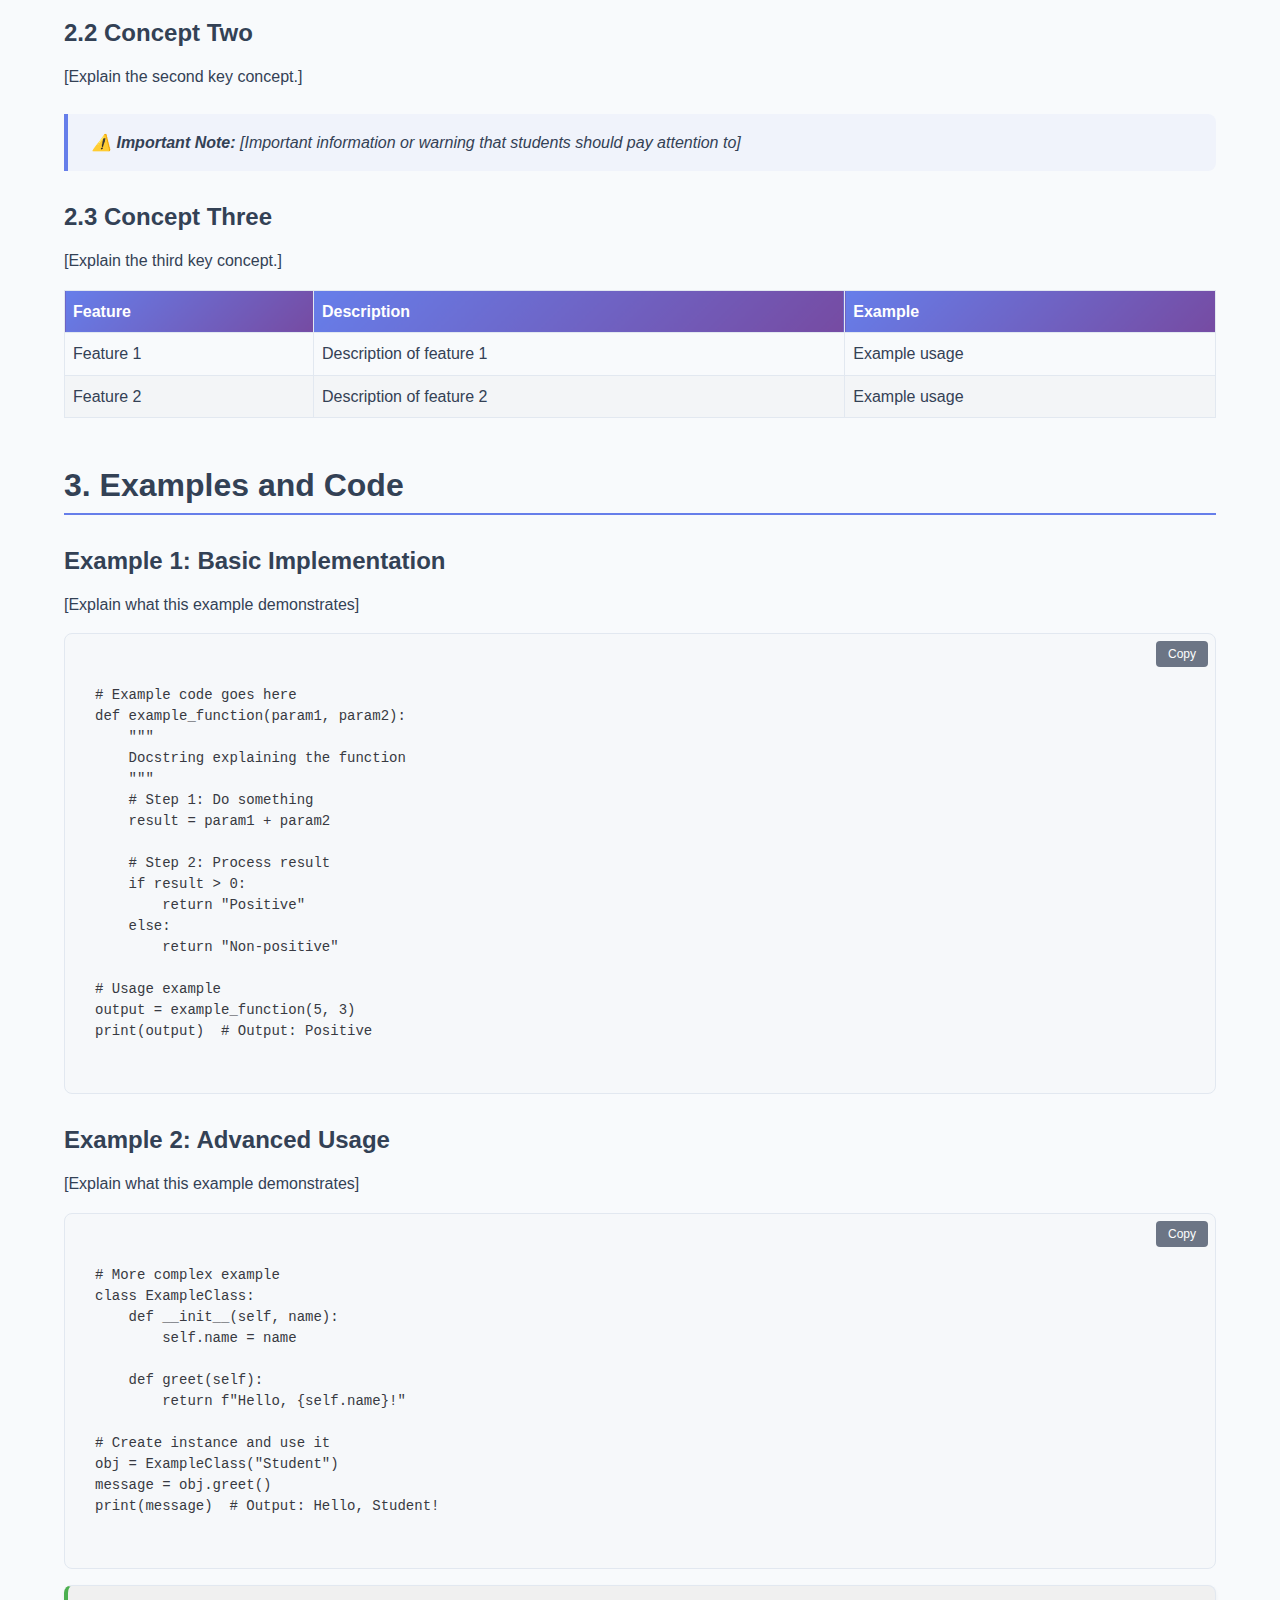
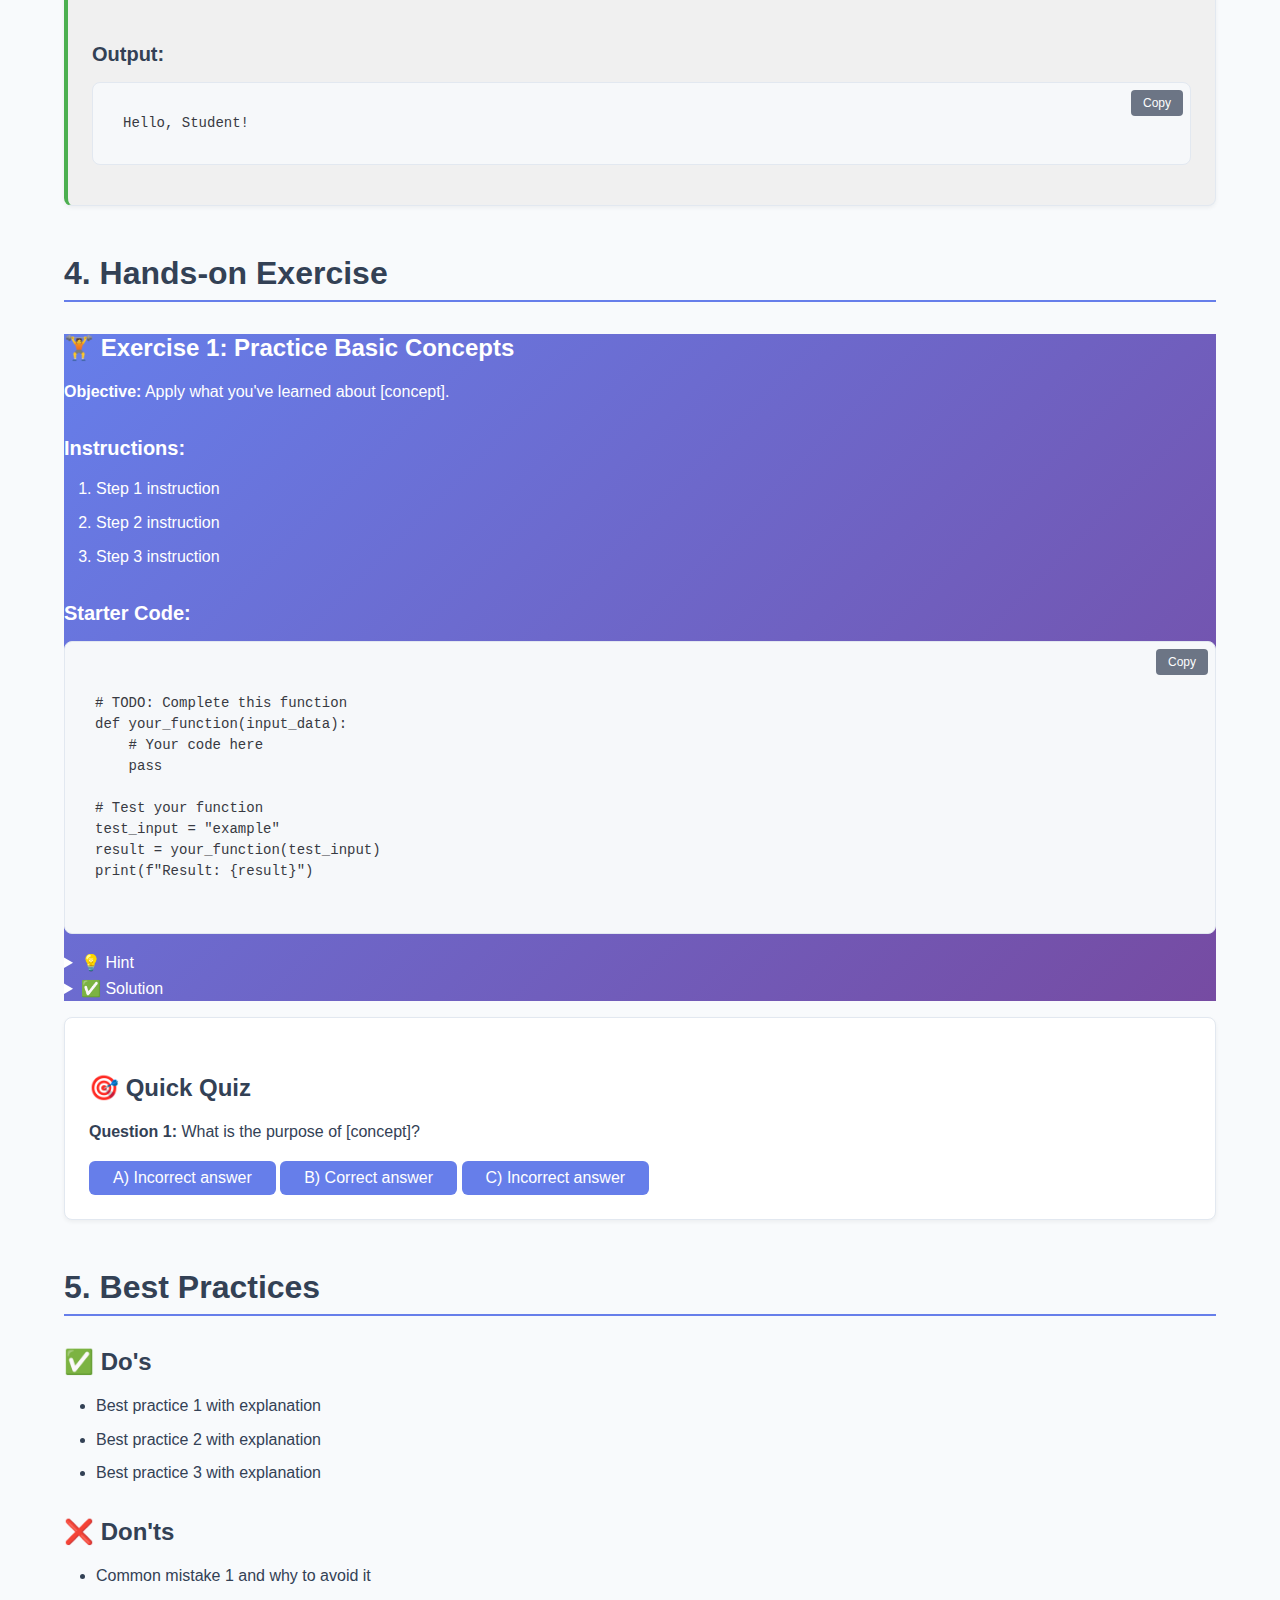
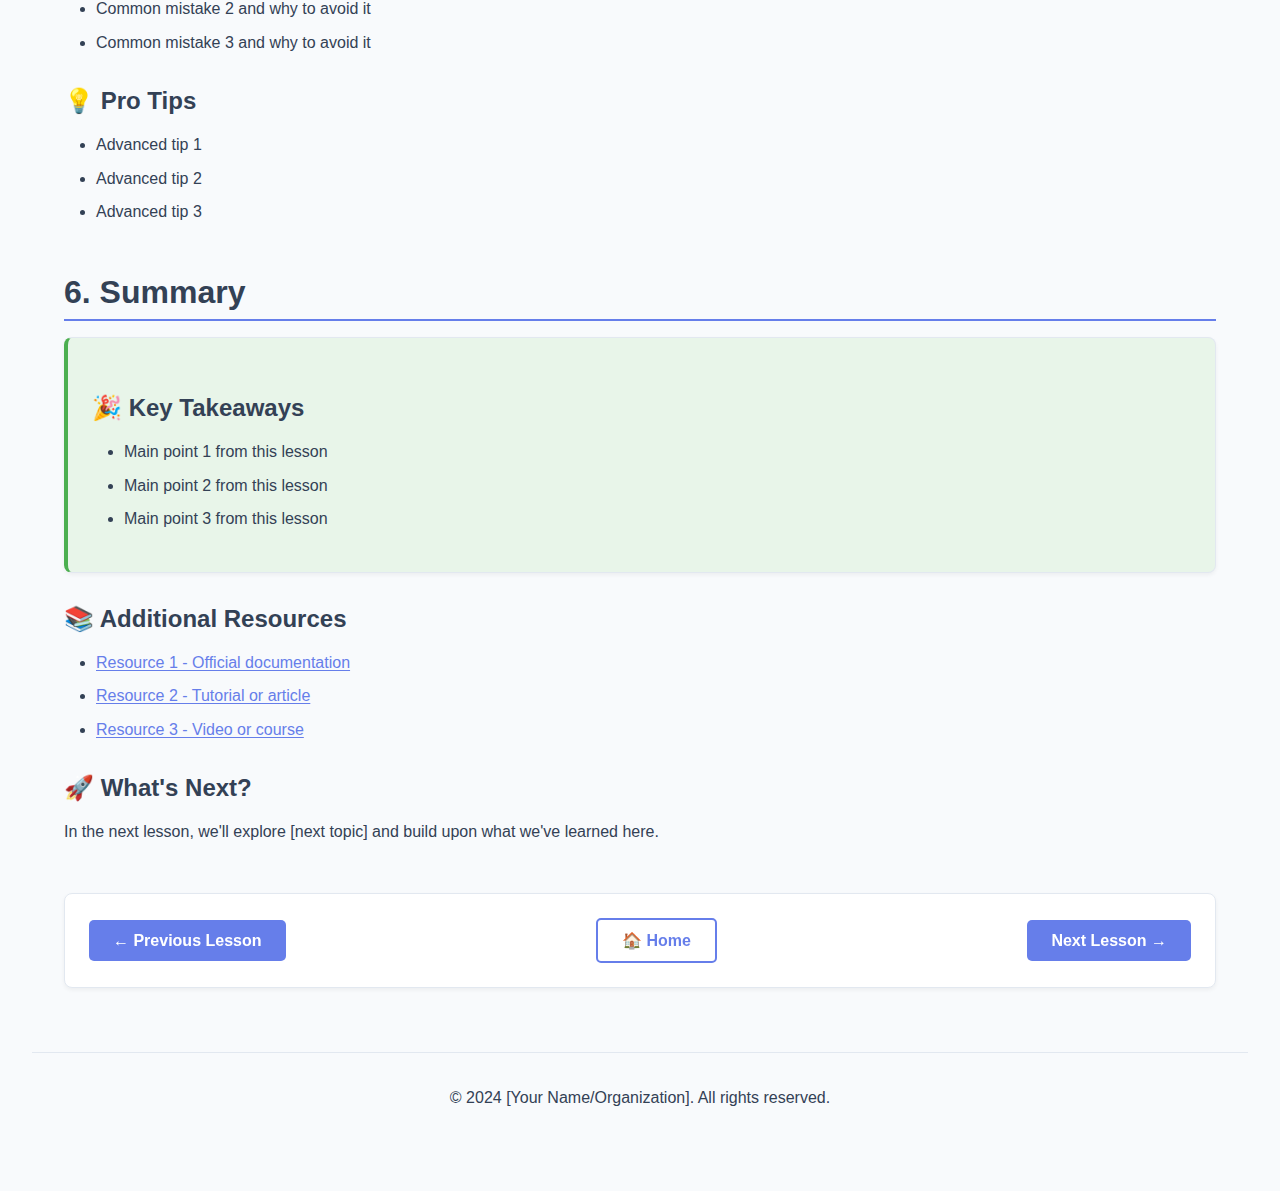
<file: lesson_template.html>
<!DOCTYPE html>
<html lang="en">
<head>
    <meta charset="UTF-8">
    <meta name="viewport" content="width=device-width, initial-scale=1.0">
    <meta name="description" content="[Lesson Description]">
    <meta name="author" content="[Your Name]">
    <title>[Lesson Title] - [Course Title]</title>
    <link rel="stylesheet" href="styles/main.css">
    <link rel="icon" type="image/x-icon" href="favicon.ico">
</head>
<body>
    <!-- Skip to main content for accessibility -->
    <a href="#main-content" class="skip-to-main">Skip to main content</a>
    
    <!-- Progress indicator -->
    <div class="progress-indicator" role="progressbar" aria-label="Page scroll progress">
        <div class="progress-bar"></div>
    </div>

    <!-- Navigation -->
    <nav>
        <div class="nav-container">
            <a href="index.html" class="nav-logo">[Course Title]</a>
            <button id="mobile-menu-toggle" class="mobile-menu-toggle" aria-expanded="false" aria-controls="nav-links">
                ☰
            </button>
            <div class="nav-links" id="nav-links" aria-hidden="false">
                <a href="index.html">Home</a>
                <a href="index.html#modules">All Modules</a>
                <button id="theme-toggle" aria-label="Toggle theme">🌙</button>
            </div>
        </div>
    </nav>

    <!-- Breadcrumb -->
    <nav class="breadcrumb" aria-label="Breadcrumb">
        <ul>
            <li><a href="index.html">Home</a></li>
            <li><a href="index.html#modules">Module [X]</a></li>
            <li aria-current="page">Lesson [X.Y]: [Lesson Title]</li>
        </ul>
    </nav>

    <!-- Main Content -->
    <main id="main-content">
        <div class="container">
            <!-- Lesson Header -->
            <header>
                <h1>📝 Lesson [X.Y]: [Lesson Title]</h1>
                <p class="lead">[Brief lesson description that captures the key learning objectives]</p>
                
                <!-- Learning objectives -->
                <div class="card">
                    <h2>🎯 Learning Objectives</h2>
                    <p>By the end of this lesson, you will be able to:</p>
                    <ul>
                        <li>Objective 1 - specific and measurable</li>
                        <li>Objective 2 - specific and measurable</li>
                        <li>Objective 3 - specific and measurable</li>
                    </ul>
                </div>
            </header>

            <!-- Table of Contents (for longer lessons) -->
            <nav class="card" aria-label="Table of Contents">
                <h2>📑 Table of Contents</h2>
                <ol>
                    <li><a href="#section1" class="toc-link">Introduction</a></li>
                    <li><a href="#section2" class="toc-link">Core Concepts</a></li>
                    <li><a href="#section3" class="toc-link">Examples and Code</a></li>
                    <li><a href="#section4" class="toc-link">Hands-on Exercise</a></li>
                    <li><a href="#section5" class="toc-link">Best Practices</a></li>
                    <li><a href="#section6" class="toc-link">Summary</a></li>
                </ol>
            </nav>

            <!-- Section 1: Introduction -->
            <section id="section1" class="lesson-section">
                <h2>1. Introduction</h2>
                <p>[Introduce the topic. Explain why it's important and how it relates to previous lessons.]</p>
                <p>[Provide context and real-world applications.]</p>
                
                <!-- Optional: Add an introductory image or diagram -->
                <figure>
                    <!-- <img src="images/lesson_X_intro.png" alt="Description of image"> -->
                    <!-- <figcaption>Figure 1: Caption describing the image</figcaption> -->
                </figure>
            </section>

            <!-- Section 2: Core Concepts -->
            <section id="section2" class="lesson-section">
                <h2>2. Core Concepts</h2>
                
                <h3>2.1 Concept One</h3>
                <p>[Explain the first key concept in detail.]</p>
                
                <!-- Definition box -->
                <div class="card" style="background: linear-gradient(135deg, #667eea 0%, #764ba2 100%); color: white;">
                    <h4>📖 Definition</h4>
                    <p><strong>Term:</strong> [Definition of the term]</p>
                </div>
                
                <h3>2.2 Concept Two</h3>
                <p>[Explain the second key concept.]</p>
                
                <!-- Note/Warning box -->
                <blockquote>
                    <strong>⚠️ Important Note:</strong> [Important information or warning that students should pay attention to]
                </blockquote>
                
                <h3>2.3 Concept Three</h3>
                <p>[Explain the third key concept.]</p>
                
                <!-- Table example -->
                <table>
                    <thead>
                        <tr>
                            <th>Feature</th>
                            <th>Description</th>
                            <th>Example</th>
                        </tr>
                    </thead>
                    <tbody>
                        <tr>
                            <td>Feature 1</td>
                            <td>Description of feature 1</td>
                            <td>Example usage</td>
                        </tr>
                        <tr>
                            <td>Feature 2</td>
                            <td>Description of feature 2</td>
                            <td>Example usage</td>
                        </tr>
                    </tbody>
                </table>
            </section>

            <!-- Section 3: Examples and Code -->
            <section id="section3" class="lesson-section">
                <h2>3. Examples and Code</h2>
                
                <h3>Example 1: Basic Implementation</h3>
                <p>[Explain what this example demonstrates]</p>
                
                <pre><code class="language-python">
# Example code goes here
def example_function(param1, param2):
    """
    Docstring explaining the function
    """
    # Step 1: Do something
    result = param1 + param2
    
    # Step 2: Process result
    if result > 0:
        return "Positive"
    else:
        return "Non-positive"

# Usage example
output = example_function(5, 3)
print(output)  # Output: Positive
                </code></pre>
                
                <h3>Example 2: Advanced Usage</h3>
                <p>[Explain what this example demonstrates]</p>
                
                <pre><code class="language-python">
# More complex example
class ExampleClass:
    def __init__(self, name):
        self.name = name
    
    def greet(self):
        return f"Hello, {self.name}!"

# Create instance and use it
obj = ExampleClass("Student")
message = obj.greet()
print(message)  # Output: Hello, Student!
                </code></pre>
                
                <!-- Code output/result -->
                <div class="card" style="background-color: #f0f0f0; border-left: 4px solid #4CAF50;">
                    <h4>Output:</h4>
                    <pre><code>Hello, Student!</code></pre>
                </div>
            </section>

            <!-- Section 4: Hands-on Exercise -->
            <section id="section4" class="lesson-section">
                <h2>4. Hands-on Exercise</h2>
                
                <div class="exercise-card">
                    <h3>🏋️ Exercise 1: Practice Basic Concepts</h3>
                    <p><strong>Objective:</strong> Apply what you've learned about [concept].</p>
                    
                    <h4>Instructions:</h4>
                    <ol>
                        <li>Step 1 instruction</li>
                        <li>Step 2 instruction</li>
                        <li>Step 3 instruction</li>
                    </ol>
                    
                    <h4>Starter Code:</h4>
                    <pre><code class="language-python">
# TODO: Complete this function
def your_function(input_data):
    # Your code here
    pass

# Test your function
test_input = "example"
result = your_function(test_input)
print(f"Result: {result}")
                    </code></pre>
                    
                    <details>
                        <summary>💡 Hint</summary>
                        <p>[Provide a hint to help students if they get stuck]</p>
                    </details>
                    
                    <details>
                        <summary>✅ Solution</summary>
                        <pre><code class="language-python">
def your_function(input_data):
    # Solution code here
    return input_data.upper()

# Test your function
test_input = "example"
result = your_function(test_input)
print(f"Result: {result}")  # Result: EXAMPLE
                        </code></pre>
                    </details>
                </div>
                
                <!-- Quiz Section -->
                <div class="card quiz-container">
                    <h3>🎯 Quick Quiz</h3>
                    
                    <div class="quiz-question">
                        <p><strong>Question 1:</strong> What is the purpose of [concept]?</p>
                        <div class="quiz-options">
                            <button class="quiz-option" data-correct="false" data-hint="Think about the main use case">
                                A) Incorrect answer
                            </button>
                            <button class="quiz-option" data-correct="true" data-explanation="Correct! This is because...">
                                B) Correct answer
                            </button>
                            <button class="quiz-option" data-correct="false" data-hint="Review section 2.1">
                                C) Incorrect answer
                            </button>
                        </div>
                        <div class="quiz-feedback"></div>
                    </div>
                </div>
            </section>

            <!-- Section 5: Best Practices -->
            <section id="section5" class="lesson-section">
                <h2>5. Best Practices</h2>
                
                <h3>✅ Do's</h3>
                <ul>
                    <li>Best practice 1 with explanation</li>
                    <li>Best practice 2 with explanation</li>
                    <li>Best practice 3 with explanation</li>
                </ul>
                
                <h3>❌ Don'ts</h3>
                <ul>
                    <li>Common mistake 1 and why to avoid it</li>
                    <li>Common mistake 2 and why to avoid it</li>
                    <li>Common mistake 3 and why to avoid it</li>
                </ul>
                
                <h3>💡 Pro Tips</h3>
                <ul>
                    <li>Advanced tip 1</li>
                    <li>Advanced tip 2</li>
                    <li>Advanced tip 3</li>
                </ul>
            </section>

            <!-- Section 6: Summary -->
            <section id="section6" class="lesson-section">
                <h2>6. Summary</h2>
                
                <div class="card" style="background: #e8f5e9; border-left: 4px solid #4CAF50;">
                    <h3>🎉 Key Takeaways</h3>
                    <ul>
                        <li>Main point 1 from this lesson</li>
                        <li>Main point 2 from this lesson</li>
                        <li>Main point 3 from this lesson</li>
                    </ul>
                </div>
                
                <h3>📚 Additional Resources</h3>
                <ul>
                    <li><a href="#">Resource 1 - Official documentation</a></li>
                    <li><a href="#">Resource 2 - Tutorial or article</a></li>
                    <li><a href="#">Resource 3 - Video or course</a></li>
                </ul>
                
                <h3>🚀 What's Next?</h3>
                <p>In the next lesson, we'll explore [next topic] and build upon what we've learned here.</p>
            </section>

            <!-- Lesson Navigation -->
            <nav class="lesson-nav" aria-label="Lesson Navigation">
                <a href="lesson_[X-1].html" class="prev-lesson">← Previous Lesson</a>
                <a href="index.html" class="home-link">🏠 Home</a>
                <a href="lesson_[X+1].html" class="next-lesson">Next Lesson →</a>
            </nav>
        </div>
    </main>

    <!-- Footer -->
    <footer style="text-align: center; padding: 2rem; margin-top: 4rem; border-top: 1px solid var(--border-color);">
        <p>&copy; 2024 [Your Name/Organization]. All rights reserved.</p>
    </footer>

    <!-- JavaScript -->
    <script src="js/clipboard.js"></script>
    <script src="js/course-enhancements.js"></script>
</body>
</html>
</file>
<file: styles/main.css>
/* ===========================
   Digital Artistry Course - Main CSS
   Mobile-first, Responsive, Accessible
   =========================== */

/* ===========================
   CSS Reset
   =========================== */
html, body, div, span, applet, object, iframe,
h1, h2, h3, h4, h5, h6, p, blockquote, pre,
a, abbr, acronym, address, big, cite, code,
del, dfn, em, img, ins, kbd, q, s, samp,
small, strike, strong, sub, sup, tt, var,
b, u, i, center, dl, dt, dd, ol, ul, li,
fieldset, form, label, legend, table, caption, tbody, tfoot, thead, tr, th, td,
article, aside, canvas, details, embed, 
figure, figcaption, footer, header, hgroup, 
menu, nav, output, ruby, section, summary,
time, mark, audio, video {
    margin: 0;
    padding: 0;
    border: 0;
    font-size: 100%;
    font: inherit;
    vertical-align: baseline;
}

/* HTML5 display-role reset for older browsers */
article, aside, details, figcaption, figure, 
footer, header, hgroup, menu, nav, section {
    display: block;
}

body { line-height: 1; }
ol, ul { list-style: none; }
blockquote, q { quotes: none; }
blockquote:before, blockquote:after, q:before, q:after { content: ''; content: none; }
table { border-collapse: collapse; border-spacing: 0; }

/* ===========================
   Base Styles - Mobile First
   =========================== */

/* Use CSS Variables for easy theming */
:root {
    /* Colors - Digital Art themed */
    --primary-color: #667eea;
    --primary-hover: #5568d3;
    --secondary-color: rgb(248, 250, 252);
    --accent-color: #764ba2;
    --text-color: rgb(51, 65, 85);
    --text-light: rgb(107, 114, 128);
    --border-color: rgb(226, 232, 240);
    --code-bg: #f6f8fa;
    --code-color: #383a42;

    /* Prism token colors (light) */
    --tok-comment: #6a737d;
    --tok-string:  #50a14f;
    --tok-keyword: #4078f2;
    --tok-function:#c18401;
    --tok-number:  #e45649;
    --tok-operator:#a626a4;

    /* Spacing */
    --spacing-xs: 0.25rem;
    --spacing-sm: 0.5rem;
    --spacing-md: 1rem;
    --spacing-lg: 1.5rem;
    --spacing-xl: 2rem;
    --spacing-xxl: 3rem;

    /* Typography */
    --font-family-base: "Trebuchet MS", "Lucida Sans Unicode", "Lucida Grande", "Lucida Sans", Arial, sans-serif;
    --font-family-mono: 'Consolas', 'Monaco', 'Andale Mono', 'Ubuntu Mono', monospace;
    --line-height-base: 1.6;
    --line-height-heading: 1.2;

    /* Let native form controls adapt to dark mode automatically */
    color-scheme: light dark;
}

/* Auto dark mode (users' OS preference) */
@media (prefers-color-scheme: dark) {
    :root {
        --secondary-color: #1e1e1e;
        --text-color: #d4d4d4;
        --text-light: #a0a0a0;
        --border-color: #3e3e42;
        --code-bg: #2d2d30;
        --code-color: #d4d4d4;

        /* Token colors (dark) */
        --tok-comment: #9aa0a6;
        --tok-string:  #8bdc8b;
        --tok-keyword: #8ab4f8;
        --tok-function:#e6b673;
        --tok-number:  #ff8b8b;
        --tok-operator:#d293d2;
    }
}

/* Explicit theme override (wins over prefers-color-scheme) */
:root[data-theme="dark"] {
    --secondary-color: #1e1e1e;
    --text-color: #d4d4d4;
    --text-light: #a0a0a0;
    --border-color: #3e3e42;
    --code-bg: #2d2d30;
    --code-color: #d4d4d4;

    --tok-comment: #9aa0a6;
    --tok-string:  #8bdc8b;
    --tok-keyword: #8ab4f8;
    --tok-function:#e6b673;
    --tok-number:  #ff8b8b;
    --tok-operator:#d293d2;
}

:root[data-theme="light"] {
    /* Re-assert light tokens to force light regardless of OS */
    --secondary-color: rgb(248, 250, 252);
    --text-color: rgb(51, 65, 85);
    --text-light: rgb(107, 114, 128);
    --border-color: rgb(226, 232, 240);
    --code-bg: #f6f8fa;
    --code-color: #383a42;

    --tok-comment: #6a737d;
    --tok-string:  #50a14f;
    --tok-keyword: #4078f2;
    --tok-function:#c18401;
    --tok-number:  #e45649;
    --tok-operator:#a626a4;
}

/* Base body styles */
body {
    font-family: var(--font-family-base);
    font-size: 16px;
    line-height: var(--line-height-base);
    color: var(--text-color);
    background-color: var(--secondary-color);
    margin: 0;
    padding: var(--spacing-md);
    transition: background-color 0.3s, color 0.3s;

    /* iOS safe-area padding bottom for interactive pages */
    padding-bottom: calc(var(--spacing-md) + env(safe-area-inset-bottom));
}

/* Improve wrapping on small screens */
p, li, figcaption, blockquote { overflow-wrap: anywhere; }

.container {
    max-width: 1200px;
    margin: 0 auto;
    padding: 0 var(--spacing-md);
}

/* ===========================
   Typography
   =========================== */

h1, h2, h3, h4, h5, h6 {
    font-weight: bold;
    line-height: var(--line-height-heading);
    margin-top: var(--spacing-xl);
    margin-bottom: var(--spacing-md);
    color: var(--text-color);
}

h1 {
    font-size: 2rem;
    text-align: center;
    padding: var(--spacing-lg);
    background: linear-gradient(135deg, var(--primary-color) 0%, var(--accent-color) 100%);
    color: white;
    margin: 0 0 var(--spacing-xl) 0;
    border-radius: 8px;
}

h2 {
    font-size: 1.75rem;
    border-bottom: 2px solid var(--primary-color);
    padding-bottom: var(--spacing-sm);
}

h3 { font-size: 1.5rem; }
h4 { font-size: 1.25rem; }
h5 { font-size: 1.1rem; }
h6 { font-size: 1rem; }

p { margin-bottom: var(--spacing-md); }

.lead {
    font-size: 1.25rem;
    line-height: 1.7;
    color: var(--text-light);
    margin-bottom: var(--spacing-lg);
}

strong, b { font-weight: bold; }
em, i { font-style: italic; }
small { font-size: 0.875rem; }

/* Links */
a {
    color: var(--primary-color);
    text-decoration: underline;
    text-underline-offset: 2px;
    text-decoration-thickness: from-font;
    transition: color 0.2s, text-decoration-thickness 0.2s;
}

a:hover {
    color: var(--primary-hover);
    text-decoration-thickness: 3px;
}

a:focus-visible,
button:focus-visible,
[role="button"]:focus-visible,
input:focus-visible,
select:focus-visible,
textarea:focus-visible {
    outline: 3px solid var(--primary-color);
    outline-offset: 2px;
}

/* Lists */
ul, ol { margin: var(--spacing-md) 0; padding-left: var(--spacing-xl); }
ul { list-style-type: disc; }
ol { list-style-type: decimal; }
li { margin-bottom: var(--spacing-sm); }
ul ul, ol ol, ul ol, ol ul { margin-top: var(--spacing-sm); margin-bottom: var(--spacing-sm); }

/* ===========================
   Code and Pre
   =========================== */

code, pre {
    font-family: var(--font-family-mono);
    background-color: var(--code-bg);
    color: var(--code-color);
    border-radius: 4px;
}

code {
    padding: 0.2em 0.4em;
    font-size: 0.9em;
}

pre {
    padding: var(--spacing-md);
    overflow-x: auto;
    line-height: 1.5;
    border: 1px solid var(--border-color);
    border-radius: 8px;
    margin: var(--spacing-md) 0;
    white-space: pre; /* keep code formatting */
}

pre code {
    padding: 0;
    background: transparent;
    font-size: 0.875rem;
}

/* Syntax highlighting classes (Prism.js compatible) via variables */
.token.comment  { color: var(--tok-comment);  font-style: italic; }
.token.string   { color: var(--tok-string); }
.token.keyword  { color: var(--tok-keyword); }
.token.function { color: var(--tok-function); }
.token.number   { color: var(--tok-number); }
.token.operator { color: var(--tok-operator); }

/* ===========================
   Tables (semantic, scroll wrapper)
   =========================== */

/* Use a wrapper for horizontal scroll instead of display:block on table */
.table-wrap { overflow-x: auto; }

table {
    width: 100%;
    margin: var(--spacing-md) 0;
    border-collapse: collapse;
}

th, td {
    padding: var(--spacing-sm);
    text-align: left;
    border: 1px solid var(--border-color);
}

th {
    background: linear-gradient(135deg, var(--primary-color), var(--accent-color));
    color: white;
    font-weight: bold;
}

tr:nth-child(even) { background-color: rgba(0, 0, 0, 0.02); }

/* ===========================
   Blockquotes
   =========================== */

blockquote {
    margin: var(--spacing-lg) 0;
    padding: var(--spacing-md) var(--spacing-lg);
    background-color: rgba(102, 126, 234, 0.05);
    border-left: 4px solid var(--primary-color);
    border-radius: 0 8px 8px 0;
    font-style: italic;
}

/* ===========================
   Images and Media
   =========================== */

img {
    max-width: 100%;
    height: auto;
    display: block;
    margin: var(--spacing-md) auto;
    border-radius: 8px;
}

figure { margin: var(--spacing-lg) 0; text-align: center; }
figcaption { margin-top: var(--spacing-sm); font-size: 0.9rem; color: var(--text-light); }

/* Canvas elements for interactive demos */
canvas {
    display: block;
    margin: var(--spacing-md) auto;
    border-radius: 8px;
}

/* ===========================
   Navigation
   =========================== */

nav {
    background-color: white;
    border-bottom: 1px solid var(--border-color);
    padding: calc(var(--spacing-md) + env(safe-area-inset-top)) var(--spacing-md) var(--spacing-md);
    position: sticky;
    top: 0;
    z-index: 100;
    box-shadow: 0 2px 4px rgba(0, 0, 0, 0.05);
}

.nav-container {
    max-width: 1200px;
    margin: 0 auto;
    display: flex;
    justify-content: space-between;
    align-items: center;
    position: relative; /* for absolutely positioned mobile menu */
}

.nav-logo {
    font-size: 1.25rem;
    font-weight: bold;
    color: var(--primary-color);
    text-decoration: none;
}

.nav-links {
    display: flex;
    gap: var(--spacing-lg);
    list-style: none;
    margin: 0;
    padding: 0;
    align-items: center;
}

.nav-links a {
    text-decoration: none;
    color: var(--text-color);
    font-weight: 500;
    transition: color 0.2s;
}

.nav-links a:hover { color: var(--primary-color); }

/* Theme toggle button in nav */
#theme-toggle {
    background: none;
    border: 2px solid var(--primary-color);
    border-radius: 50%;
    width: 36px;
    height: 36px;
    cursor: pointer;
    font-size: 1.2rem;
    display: flex;
    align-items: center;
    justify-content: center;
    transition: transform 0.3s;
}

#theme-toggle:hover {
    transform: scale(1.1);
}

/* Mobile menu toggle */
.mobile-menu-toggle {
    display: none;
    background: none;
    border: none;
    font-size: 1.5rem;
    cursor: pointer;
    color: var(--primary-color);
}

/* ===========================
   Cards and Components
   =========================== */

.card {
    background: white;
    border: 1px solid var(--border-color);
    border-radius: 8px;
    padding: var(--spacing-lg);
    margin: var(--spacing-md) 0;
    box-shadow: 0 2px 4px rgba(0, 0, 0, 0.05);
    transition: box-shadow 0.3s;
}

.card:hover { box-shadow: 0 4px 8px rgba(0, 0, 0, 0.1); }

.lesson-card { 
    border-left: 4px solid var(--primary-color);
}

.lesson-section {
    margin: var(--spacing-xxl) 0;
}

.exercise-card {
    background: linear-gradient(135deg, #667eea 0%, #764ba2 100%);
    color: white;
    border: none;
}
.exercise-card h3,
.exercise-card h4 { 
    color: white; 
    border-bottom-color: rgba(255, 255, 255, 0.3);
}

/* Software comparison cards */
.software-note {
    background: linear-gradient(135deg, #f093fb 0%, #f5576c 100%);
    color: white;
    padding: var(--spacing-md);
    border-radius: 8px;
    margin: var(--spacing-md) 0;
}

.software-note h4 {
    color: white;
    margin-top: 0;
}

/* ===========================
   Buttons
   =========================== */

.button, button {
    display: inline-block;
    padding: var(--spacing-sm) var(--spacing-lg);
    background-color: var(--primary-color);
    color: white;
    border: none;
    border-radius: 6px;
    font-size: 1rem;
    font-weight: 500;
    text-decoration: none;
    cursor: pointer;
    transition: background-color 0.2s, transform 0.1s;
}

.button:hover, button:hover {
    background-color: var(--primary-hover);
    transform: translateY(-1px);
}

.button:active, button:active { transform: translateY(0); }

.button-secondary {
    background-color: transparent;
    color: var(--primary-color);
    border: 2px solid var(--primary-color);
}

.button-secondary:hover {
    background-color: var(--primary-color);
    color: white;
}

/* ===========================
   Forms
   =========================== */

input, textarea, select {
    width: 100%;
    padding: var(--spacing-sm);
    border: 1px solid var(--border-color);
    border-radius: 4px;
    font-size: 1rem;
    font-family: inherit;
    transition: border-color 0.2s;
    background: inherit;
    color: inherit;
}

input:focus, textarea:focus, select:focus {
    outline: none;
    border-color: var(--primary-color);
    box-shadow: 0 0 0 3px rgba(102, 126, 234, 0.1);
}

label { display: block; margin-bottom: var(--spacing-xs); font-weight: 500; }

/* ===========================
   Utility Classes
   =========================== */

.text-center { text-align: center; }
.text-left { text-align: left; }
.text-right { text-align: right; }

.mt-0 { margin-top: 0; }
.mt-1 { margin-top: var(--spacing-sm); }
.mt-2 { margin-top: var(--spacing-md); }
.mt-3 { margin-top: var(--spacing-lg); }
.mt-4 { margin-top: var(--spacing-xl); }

.mb-0 { margin-bottom: 0; }
.mb-1 { margin-bottom: var(--spacing-sm); }
.mb-2 { margin-bottom: var(--spacing-md); }
.mb-3 { margin-bottom: var(--spacing-lg); }
.mb-4 { margin-bottom: var(--spacing-xl); }

.hidden { display: none; }
.block { display: block; }
.inline-block { display: inline-block; }
.flex { display: flex; }
.grid { display: grid; }

/* Screen reader only */
.sr-only {
    position: absolute;
    width: 1px;
    height: 1px;
    padding: 0;
    margin: -1px;
    overflow: hidden;
    clip: rect(0, 0, 0, 0);
    white-space: nowrap;
    border: 0;
}

/* ===========================
   Progress and Interactive Elements
   =========================== */

.progress-indicator {
    position: fixed;
    top: 0;
    left: 0;
    width: 100%;
    height: 4px;
    background: var(--border-color);
    z-index: 1000;
}

.progress-bar {
    height: 100%;
    background: linear-gradient(90deg, var(--primary-color), var(--accent-color));
    width: 0;
    transition: width 0.3s ease;
}

/* Skip to main content */
.skip-to-main {
    position: absolute;
    left: -10000px;
    top: 30px;
    z-index: 999;
    padding: var(--spacing-sm) var(--spacing-md);
    background: var(--primary-color);
    color: white;
    text-decoration: none;
    border-radius: 0 5px 5px 0;
}
.skip-to-main:focus { left: 0; }

/* ===========================
   Lesson Navigation
   =========================== */

.lesson-nav {
    display: flex;
    justify-content: space-between;
    align-items: center;
    margin: var(--spacing-xxl) 0;
    padding: var(--spacing-lg);
    background: white;
    border: 1px solid var(--border-color);
    border-radius: 8px;
    flex-wrap: wrap;
    gap: var(--spacing-md);
}

.lesson-nav a {
    display: inline-flex;
    align-items: center;
    padding: var(--spacing-sm) var(--spacing-lg);
    background: var(--primary-color);
    color: white;
    text-decoration: none;
    border-radius: 5px;
    transition: background-color 0.3s;
    font-weight: bold;
}

.lesson-nav a:hover { background: var(--primary-hover); }

.lesson-nav .home-link {
    background: transparent;
    color: var(--primary-color);
    border: 2px solid var(--primary-color);
}

.lesson-nav .home-link:hover {
    background: var(--primary-color);
    color: white;
}

/* ===========================
   Breadcrumb Navigation
   =========================== */

.breadcrumb { padding: var(--spacing-md) 0; font-size: 0.9rem; }

.breadcrumb ul {
    display: flex;
    list-style: none;
    padding: 0;
    margin: 0;
    flex-wrap: wrap;
}

.breadcrumb li::after {
    content: "/";
    margin: 0 var(--spacing-sm);
    color: var(--text-light);
}

.breadcrumb li:last-child::after { content: ""; }

.breadcrumb a { color: var(--primary-color); text-decoration: none; }
.breadcrumb [aria-current="page"] { color: var(--text-color); font-weight: 500; }

/* ===========================
   Table of Contents
   =========================== */

.toc-link {
    color: var(--primary-color);
    text-decoration: none;
    transition: color 0.2s;
}

.toc-link:hover {
    color: var(--primary-hover);
    text-decoration: underline;
}

/* ===========================
   Responsive Design
   =========================== */

/* Tablet styles */
@media (min-width: 768px) {
    body { padding: var(--spacing-lg); }
    h1 { font-size: 2.5rem; }
    h2 { font-size: 2rem; }
    .container { padding: 0 var(--spacing-lg); }

    /* Grid for cards on larger screens */
    .card-grid {
        display: grid;
        grid-template-columns: repeat(auto-fit, minmax(300px, 1fr));
        gap: var(--spacing-lg);
    }
}

/* Desktop styles */
@media (min-width: 1024px) {
    body { padding: var(--spacing-xl); }
    h1 { font-size: 3rem; }
    .container { padding: 0 var(--spacing-xl); }
}

/* Mobile-specific adjustments */
@media (max-width: 767px) {
    /* Show mobile menu toggle */
    .mobile-menu-toggle { display: block; }

    /* Hide nav links by default on mobile */
    .nav-links {
        position: absolute;
        top: 100%;
        left: 0;
        right: 0;
        background: white;
        border-top: 1px solid var(--border-color);
        flex-direction: column;
        padding: var(--spacing-md);
        display: none;
    }
    
    .nav-links.active {
        display: flex;
    }

    /* Stack lesson navigation vertically */
    .lesson-nav { flex-direction: column; }
    .lesson-nav a { width: 100%; text-align: center; }

    /* Adjust table text for mobile */
    table { font-size: 0.875rem; }

    /* Reduce heading sizes on mobile */
    h1 { font-size: 1.75rem; }
    h2 { font-size: 1.5rem; }
    h3 { font-size: 1.25rem; }
}

/* ===========================
   Print Styles
   =========================== */

@media print {
    body { background: white; color: black; }

    nav, .lesson-nav, .progress-indicator, .skip-to-main,
    .mobile-menu-toggle, .copy-button, button { display: none !important; }

    h1, h2, h3, h4, h5, h6 {
        background: none !important;
        color: black !important;
        page-break-after: avoid;
    }

    a { color: black; text-decoration: underline; }
    pre { page-break-inside: avoid; border: 1px solid #ccc; }
    img, canvas { page-break-inside: avoid; }
}

/* ===========================
   Accessibility Features
   =========================== */

/* High contrast mode */
@media (prefers-contrast: high) {
    :root {
        --primary-color: #0052cc;
        --text-color: #000;
        --secondary-color: #fff;
        --border-color: #000;
    }
}

/* Reduced motion */
@media (prefers-reduced-motion: reduce) {
    * {
        animation-duration: 0.01ms !important;
        animation-iteration-count: 1 !important;
        transition-duration: 0.01ms !important;
        scroll-behavior: auto !important;
    }
}

/* Focus visible for keyboard nav (reinforced) */
.keyboard-nav *:focus {
    outline: 3px solid var(--primary-color) !important;
    outline-offset: 2px !important;
}

/* ===========================
   Dark Mode Surface Tweaks
   =========================== */

@media (prefers-color-scheme: dark) {
    nav, .card, .lesson-nav { background: #2d2d30; }
    th { background: linear-gradient(135deg, #3b5bb5, #5a3f86); }
    .exercise-card {
        background: linear-gradient(135deg, #3b5bb5 0%, #5a3f86 100%);
    }
}

/* ===========================
   Custom Scrollbar
   =========================== */

/* WebKit */
::-webkit-scrollbar { width: 10px; height: 10px; }
::-webkit-scrollbar-track { background: var(--secondary-color); }
::-webkit-scrollbar-thumb { background: var(--primary-color); border-radius: 5px; }
::-webkit-scrollbar-thumb:hover { background: var(--primary-hover); }

/* Firefox */
* { scrollbar-width: thin; scrollbar-color: var(--primary-color) var(--secondary-color); }

/* ===========================
   Touch UX polish
   =========================== */
* { -webkit-tap-highlight-color: rgba(0,0,0,0.1); }
</file>
